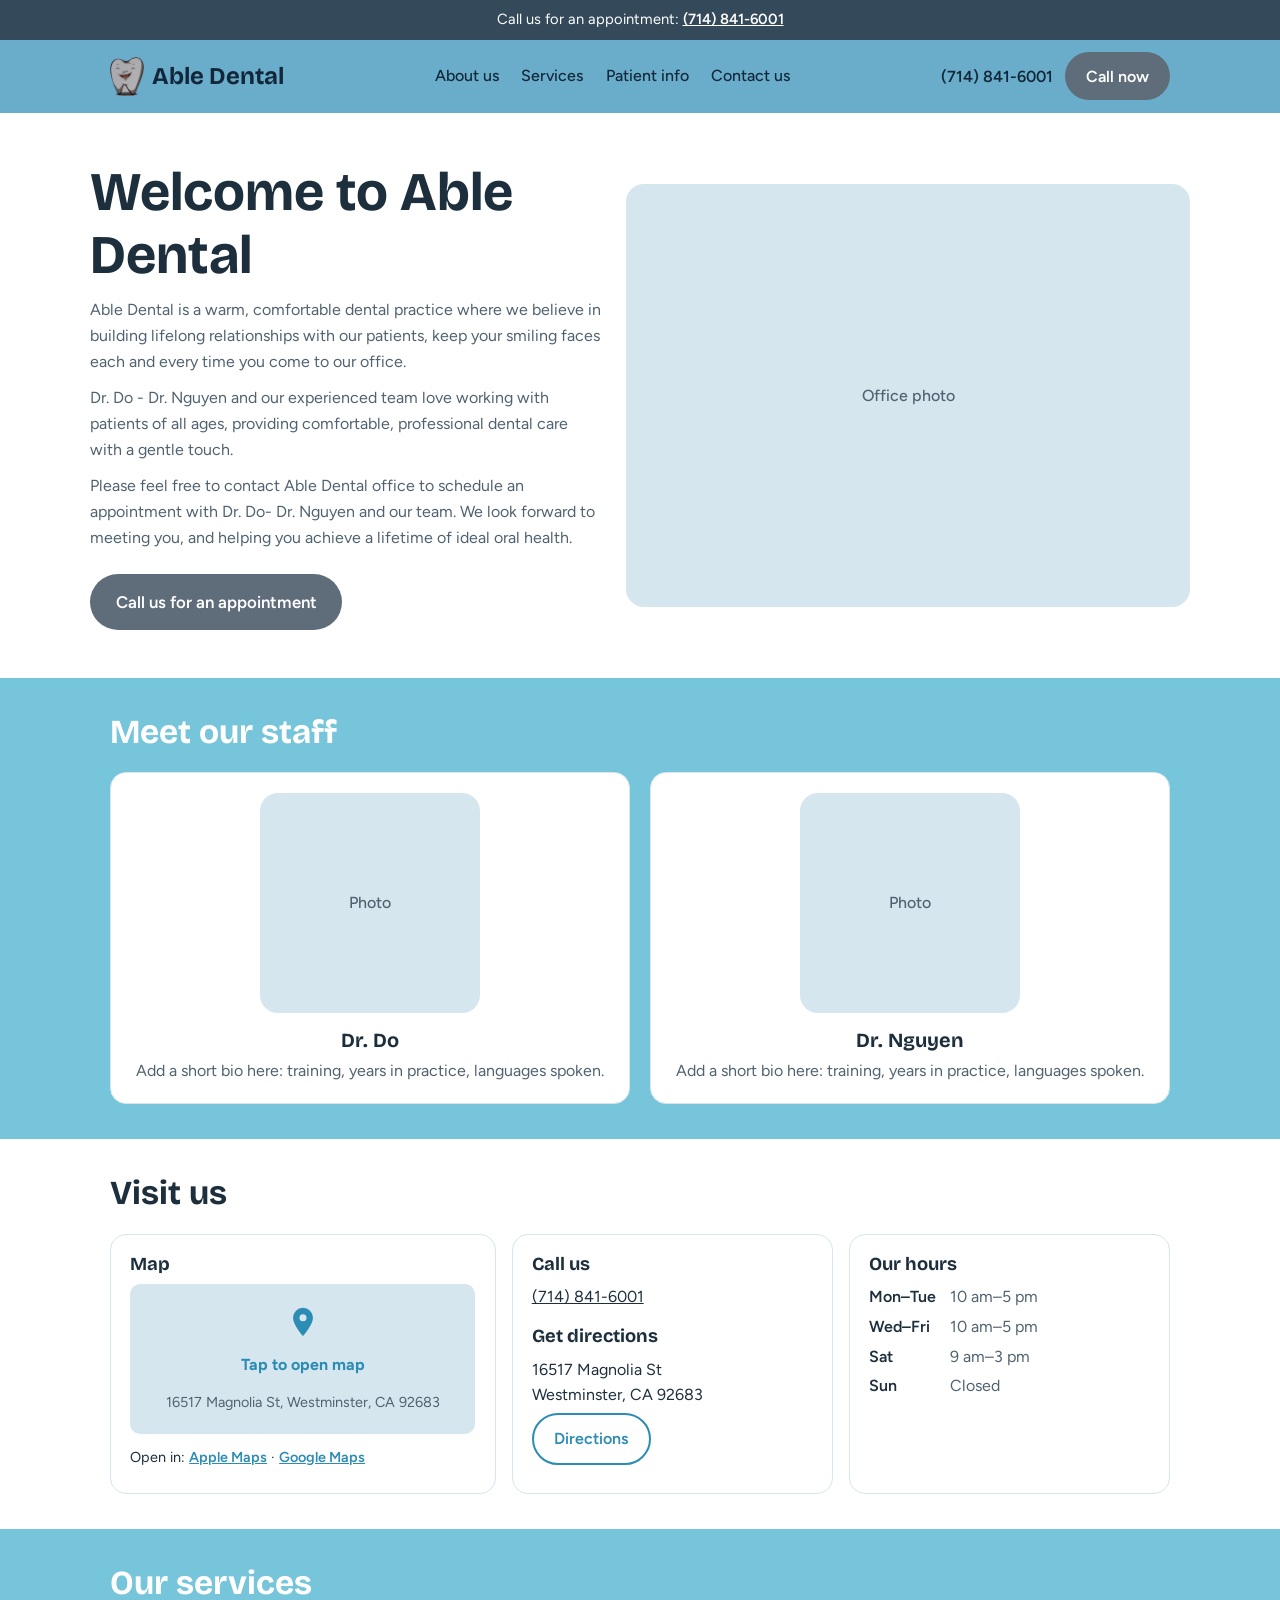
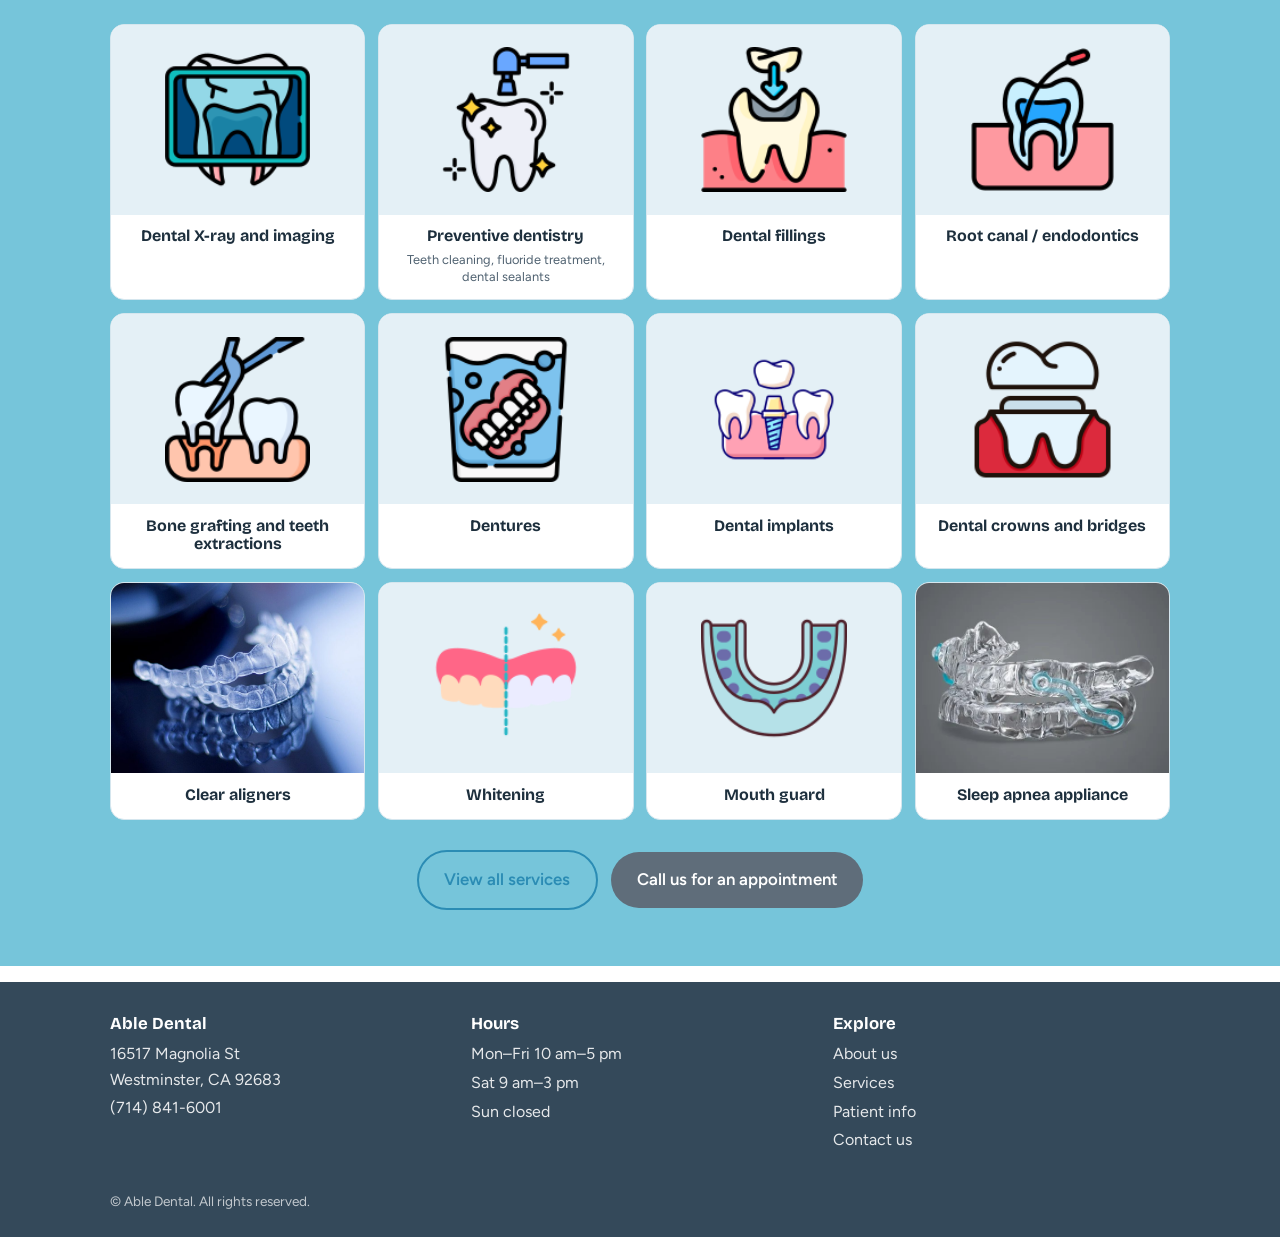
<file: index.html>
<!DOCTYPE html>
<html lang="en">
<head>
<meta charset="utf-8">
<meta name="viewport" content="width=device-width, initial-scale=1, viewport-fit=cover">
<title>Able Dental</title>
<link rel="icon" href="images/logo-tooth.png">
<link rel="stylesheet" href="https://fonts.googleapis.com/css2?family=Bricolage+Grotesque:wght@600;700&family=Figtree:wght@400;500;600&display=swap">
<link rel="stylesheet" href="css/style.css">
</head>
<body>
<div class="bar">Call us for an appointment: <a href="tel:+17148416001">(714) 841-6001</a></div>
<header>
  <div class="wrap">
    <div class="top">
      <a class="logo" href="index.html"><img class="logo-img" src="images/logo-tooth.png" alt=""><span>Able Dental</span></a>
      <nav aria-label="Main">
        <a href="index.html#about">About us</a>
        <a href="services.html">Services</a>
        <a href="patient-info.html">Patient info</a>
        <a href="index.html#contact">Contact us</a>
      </nav>
      <div class="hdr-cta"><a class="tel" href="tel:+17148416001">(714) 841-6001</a><a class="btn" href="tel:+17148416001">Call now</a></div>
    </div>
  </div>
</header>
<main id="top">
  <div class="wrap hero">
    <div>
      <h1>Welcome to Able Dental</h1>
      <p>Able Dental is a warm, comfortable dental practice where we believe in building lifelong relationships with our patients, keep your smiling faces each and every time you come to our office.</p>
      <p>Dr. Do - Dr. Nguyen and our experienced team love working with patients of all ages, providing comfortable, professional dental care with a gentle touch.</p>
      <p>Please feel free to contact Able Dental office to schedule an appointment with Dr. Do- Dr. Nguyen and our team. We look forward to meeting you, and helping you achieve a lifetime of ideal oral health.</p>
      <a class="btn lg" href="tel:+17148416001">Call us for an appointment</a>
    </div>
    <div class="photo" role="img" aria-label="Photo of the Able Dental office">Office photo</div>
  </div>

  <section id="about" class="band">
    <div class="wrap">
      <h2 class="sec-title">Meet our staff</h2>
      <div class="team">
        <div class="member">
          <div class="photo" role="img" aria-label="Photo of Dr. Do">Photo</div>
          <h3>Dr. Do</h3>
          <p>Add a short bio here: training, years in practice, languages spoken.</p>
        </div>
        <div class="member">
          <div class="photo" role="img" aria-label="Photo of Dr. Nguyen">Photo</div>
          <h3>Dr. Nguyen</h3>
          <p>Add a short bio here: training, years in practice, languages spoken.</p>
        </div>
      </div>
    </div>
  </section>

  <section id="contact">
    <div class="wrap">
      <h2 class="sec-title">Visit us</h2>
      <div class="visit">
        <div class="card">
          <h3>Map</h3>
          <a class="mapbox maplink" id="mapLink" href="https://www.google.com/maps/search/?api=1&amp;query=Able+Dental+16517+Magnolia+St+Westminster+CA+92683&amp;query_place_id=ChIJ88wu3_8m3YARaiPYYinbkXM" target="_blank" rel="noopener" aria-label="Open Able Dental location in your maps app">
            <svg width="34" height="34" viewBox="0 0 24 24" aria-hidden="true" fill="currentColor"><path d="M12 2a7 7 0 0 0-7 7c0 5.2 7 13 7 13s7-7.8 7-13a7 7 0 0 0-7-7zm0 9.5A2.5 2.5 0 1 1 12 6.5a2.5 2.5 0 0 1 0 5z"/></svg>
            <strong>Tap to open map</strong>
            <span>16517 Magnolia St, Westminster, CA 92683</span>
          </a>
          <p class="maplinks">Open in: <a href="https://maps.apple.com/?q=Able%20Dental&amp;ll=33.7227068,-117.9725747" target="_blank" rel="noopener">Apple Maps</a> · <a href="https://www.google.com/maps/search/?api=1&amp;query=Able+Dental+16517+Magnolia+St+Westminster+CA+92683&amp;query_place_id=ChIJ88wu3_8m3YARaiPYYinbkXM" target="_blank" rel="noopener">Google Maps</a></p>
        </div>
        <div class="card">
          <h3>Call us</h3>
          <p><a href="tel:+17148416001">(714) 841-6001</a></p>
          <h3 style="margin-top:1rem">Get directions</h3>
          <address><p>16517 Magnolia St<br>Westminster, CA 92683</p></address>
          <p><a class="btn ghost" id="dirLink" href="https://www.google.com/maps/dir/?api=1&amp;destination=Able+Dental+16517+Magnolia+St+Westminster+CA+92683&amp;destination_place_id=ChIJ88wu3_8m3YARaiPYYinbkXM" target="_blank" rel="noopener">Directions</a></p>
        </div>
        <div class="card">
          <h3>Our hours</h3>
          <dl class="hrs">
            <dt>Mon–Tue</dt><dd>10 am–5 pm</dd>
            <dt>Wed–Fri</dt><dd>10 am–5 pm</dd>
            <dt>Sat</dt><dd>9 am–3 pm</dd>
            <dt>Sun</dt><dd>Closed</dd>
          </dl>
        </div>
      </div>
    </div>
  </section>

  <section id="services" class="band">
    <div class="wrap">
      <h2 class="sec-title">Our services</h2>
      <ul class="grid"><li><a class="tile" href="services/xray.html"><img class="sp icon" src="images/services/xray.png" alt="Dental X-ray and imaging" loading="lazy"><h3>Dental X-ray and imaging</h3></a></li><li><a class="tile" href="services/preventive.html"><img class="sp icon" src="images/services/preventive.png" alt="Preventive dentistry" loading="lazy"><h3>Preventive dentistry</h3><small>Teeth cleaning, fluoride treatment, dental sealants</small></a></li><li><a class="tile" href="services/fillings.html"><img class="sp icon" src="images/services/fillings.png" alt="Dental fillings" loading="lazy"><h3>Dental fillings</h3></a></li><li><a class="tile" href="services/root-canal.html"><img class="sp icon" src="images/services/root-canal.png" alt="Root canal / endodontics" loading="lazy"><h3>Root canal / endodontics</h3></a></li><li><a class="tile" href="services/extractions.html"><img class="sp icon" src="images/services/extractions.png" alt="Bone grafting and teeth extractions" loading="lazy"><h3>Bone grafting and teeth extractions</h3></a></li><li><a class="tile" href="services/dentures.html"><img class="sp icon" src="images/services/dentures.png" alt="Dentures" loading="lazy"><h3>Dentures</h3></a></li><li><a class="tile" href="services/implants.html"><img class="sp icon" src="images/services/implants.png" alt="Dental implants" loading="lazy"><h3>Dental implants</h3></a></li><li><a class="tile" href="services/crowns-bridges.html"><img class="sp icon" src="images/services/crowns-bridges.png" alt="Dental crowns and bridges" loading="lazy"><h3>Dental crowns and bridges</h3></a></li><li><a class="tile" href="services/aligners.html"><img class="sp" src="images/services/aligners.jpg" alt="Clear aligners" loading="lazy"><h3>Clear aligners</h3></a></li><li><a class="tile" href="services/whitening.html"><img class="sp icon" src="images/services/whitening.png" alt="Whitening" loading="lazy"><h3>Whitening</h3></a></li><li><a class="tile" href="services/mouth-guard.html"><img class="sp icon" src="images/services/mouth-guard.png" alt="Mouth guard" loading="lazy"><h3>Mouth guard</h3></a></li><li><a class="tile" href="services/sleep-apnea.html"><img class="sp" src="images/services/sleep-apnea.jpg" alt="Sleep apnea appliance" loading="lazy"><h3>Sleep apnea appliance</h3></a></li></ul>
      <p class="cta center"><a class="btn ghost lg" href="services.html">View all services</a> <a class="btn lg" href="tel:+17148416001">Call us for an appointment</a></p>
    </div>
  </section>
<script>
(function(){
  var ua=navigator.userAgent||'',
      apple=/iPhone|iPad|iPod|Macintosh/.test(ua),
      android=/Android/.test(ua),
      ll='33.7227068,-117.9725747',
      m=document.getElementById('mapLink'),d=document.getElementById('dirLink');
  if(!m)return;
  if(apple){
    m.href='https://maps.apple.com/?q=Able%20Dental&ll='+ll;
    if(d)d.href='https://maps.apple.com/?daddr=16517%20Magnolia%20St%2C%20Westminster%2C%20CA%2092683&dirflg=d';
  }else if(android){
    m.href='geo:'+ll+'?q='+ll+'(Able%20Dental)';
    m.removeAttribute('target');
  }
})();
</script>
</main>
<footer>
  <div class="wrap">
    <div class="fcols">
      <div><h3>Able Dental</h3><address><p>16517 Magnolia St<br>Westminster, CA 92683</p></address><p><a href="tel:+17148416001">(714) 841-6001</a></p></div>
      <div><h3>Hours</h3><p>Mon–Fri 10 am–5 pm</p><p>Sat 9 am–3 pm</p><p>Sun closed</p></div>
      <div><h3>Explore</h3><ul><li><a href="index.html#about">About us</a></li><li><a href="services.html">Services</a></li><li><a href="patient-info.html">Patient info</a></li><li><a href="index.html#contact">Contact us</a></li></ul></div>
    </div>
    <p class="copy">© Able Dental. All rights reserved.</p>
  </div>
</footer>
<script src="js/call.js"></script>
</body>
</html>
</file>
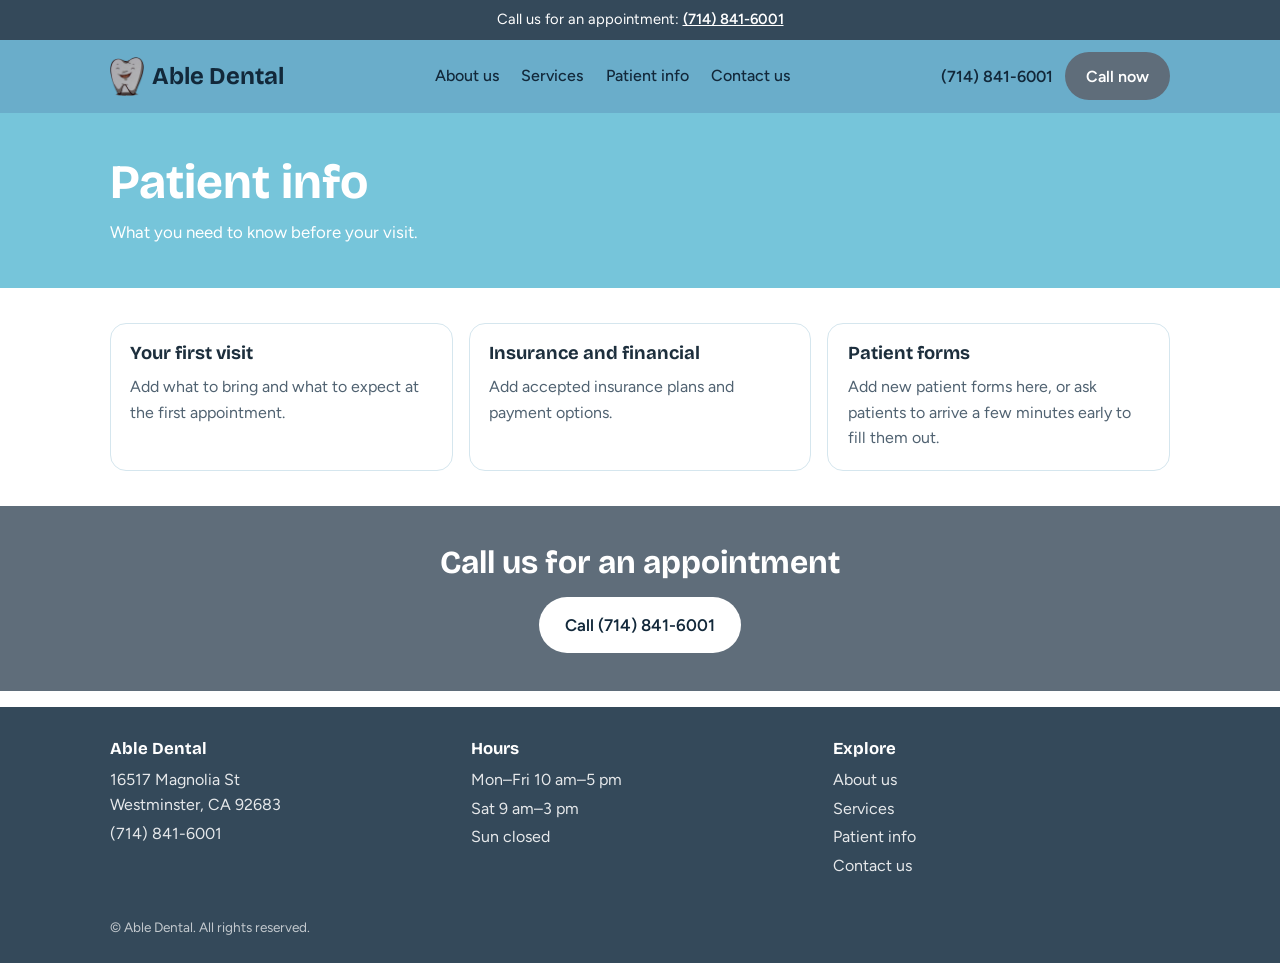
<file: patient-info.html>
<!DOCTYPE html>
<html lang="en">
<head>
<meta charset="utf-8">
<meta name="viewport" content="width=device-width, initial-scale=1, viewport-fit=cover">
<title>Patient info | Able Dental</title>
<link rel="icon" href="images/logo-tooth.png">
<link rel="stylesheet" href="https://fonts.googleapis.com/css2?family=Bricolage+Grotesque:wght@600;700&family=Figtree:wght@400;500;600&display=swap">
<link rel="stylesheet" href="css/style.css">
</head>
<body>
<div class="bar">Call us for an appointment: <a href="tel:+17148416001">(714) 841-6001</a></div>
<header>
  <div class="wrap">
    <div class="top">
      <a class="logo" href="index.html"><img class="logo-img" src="images/logo-tooth.png" alt=""><span>Able Dental</span></a>
      <nav aria-label="Main">
        <a href="index.html#about">About us</a>
        <a href="services.html">Services</a>
        <a href="patient-info.html">Patient info</a>
        <a href="index.html#contact">Contact us</a>
      </nav>
      <div class="hdr-cta"><a class="tel" href="tel:+17148416001">(714) 841-6001</a><a class="btn" href="tel:+17148416001">Call now</a></div>
    </div>
  </div>
</header>
<main>
  <section class="pagehead band"><div class="wrap"><h1>Patient info</h1><p>What you need to know before your visit.</p></div></section>
  <section><div class="wrap"><div class="three">
    <div class="card"><h3>Your first visit</h3><p>Add what to bring and what to expect at the first appointment.</p></div>
    <div class="card"><h3>Insurance and financial</h3><p>Add accepted insurance plans and payment options.</p></div>
    <div class="card"><h3>Patient forms</h3><p>Add new patient forms here, or ask patients to arrive a few minutes early to fill them out.</p></div>
  </div></div></section>
  <section class="callband">
    <div class="wrap">
      <h2>Call us for an appointment</h2>
      <a class="btn lg" href="tel:+17148416001">Call (714) 841-6001</a>
    </div>
  </section>
</main>
<footer>
  <div class="wrap">
    <div class="fcols">
      <div><h3>Able Dental</h3><address><p>16517 Magnolia St<br>Westminster, CA 92683</p></address><p><a href="tel:+17148416001">(714) 841-6001</a></p></div>
      <div><h3>Hours</h3><p>Mon–Fri 10 am–5 pm</p><p>Sat 9 am–3 pm</p><p>Sun closed</p></div>
      <div><h3>Explore</h3><ul><li><a href="index.html#about">About us</a></li><li><a href="services.html">Services</a></li><li><a href="patient-info.html">Patient info</a></li><li><a href="index.html#contact">Contact us</a></li></ul></div>
    </div>
    <p class="copy">© Able Dental. All rights reserved.</p>
  </div>
</footer>
<script src="js/call.js"></script>
</body>
</html>
</file>
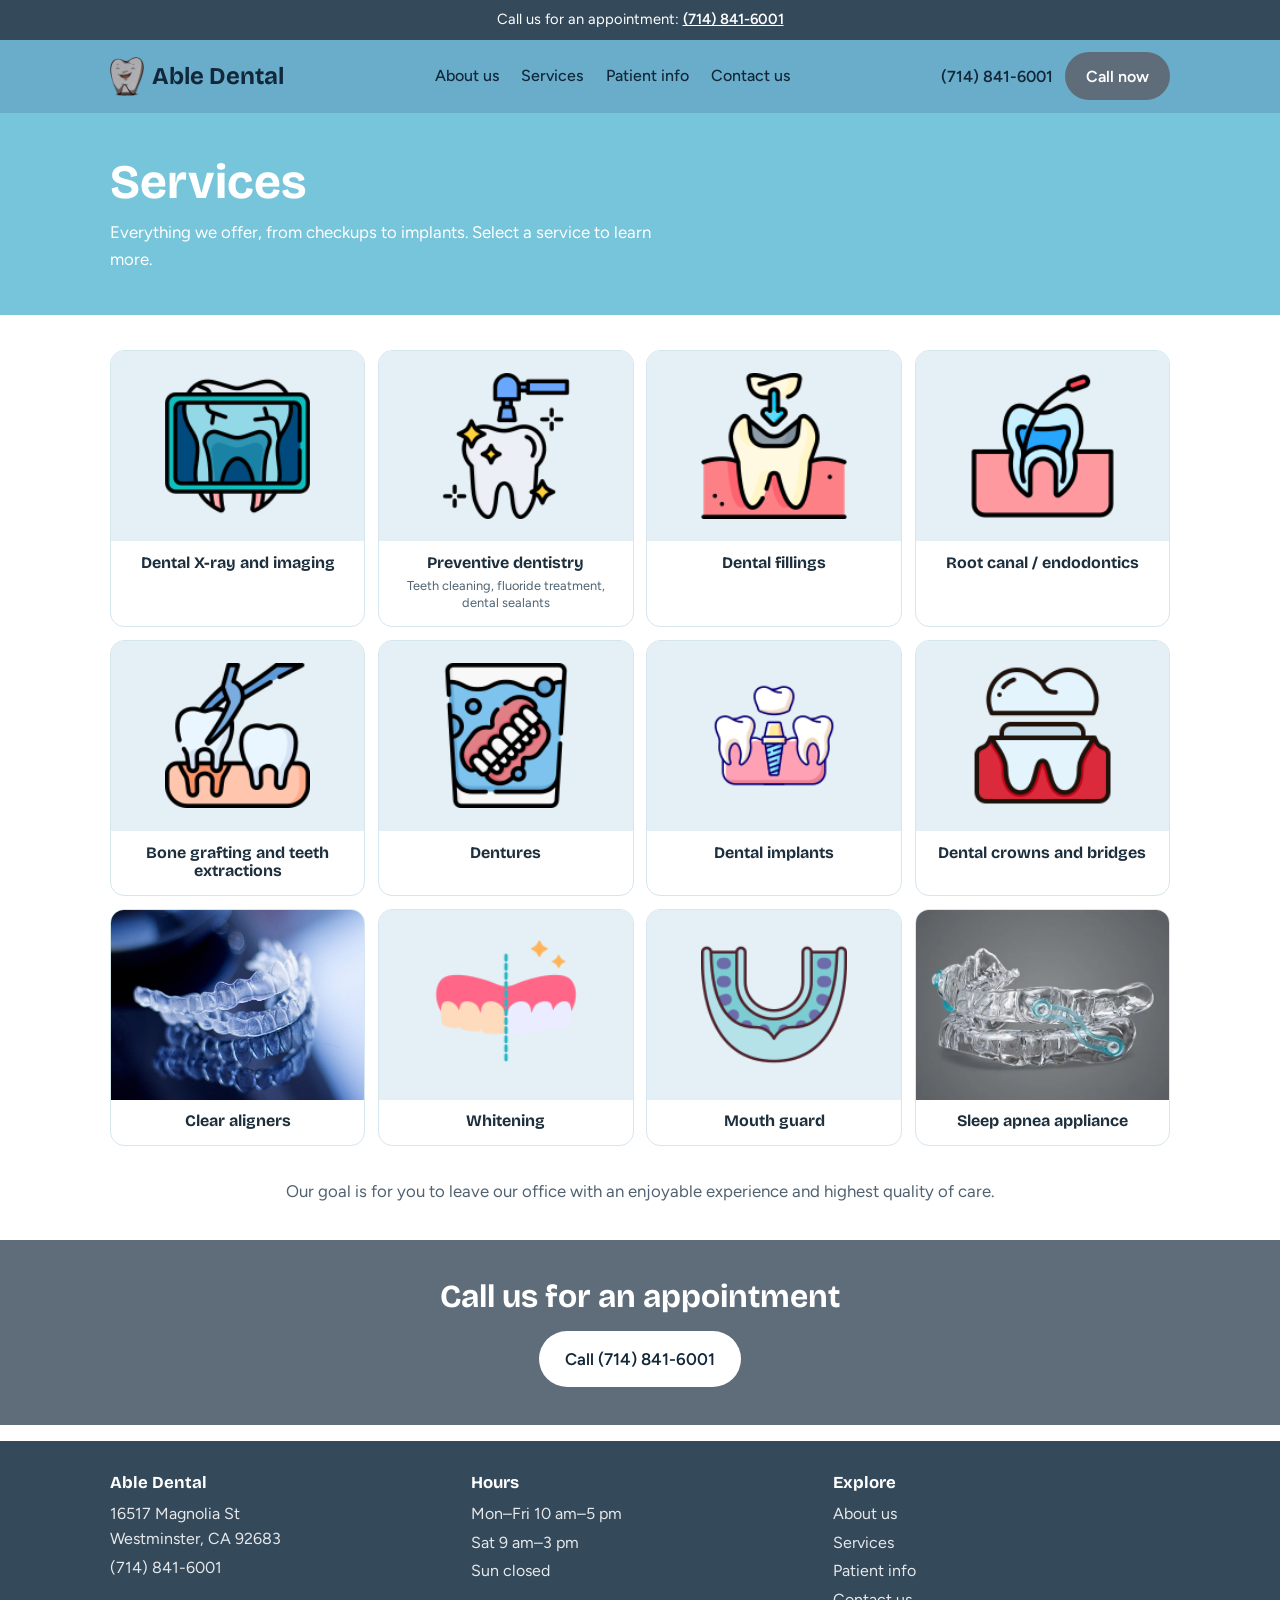
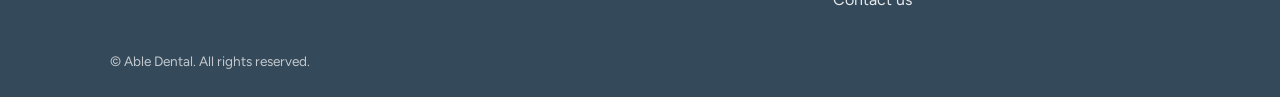
<file: services.html>
<!DOCTYPE html>
<html lang="en">
<head>
<meta charset="utf-8">
<meta name="viewport" content="width=device-width, initial-scale=1, viewport-fit=cover">
<title>Services | Able Dental</title>
<link rel="icon" href="images/logo-tooth.png">
<link rel="stylesheet" href="https://fonts.googleapis.com/css2?family=Bricolage+Grotesque:wght@600;700&family=Figtree:wght@400;500;600&display=swap">
<link rel="stylesheet" href="css/style.css">
</head>
<body>
<div class="bar">Call us for an appointment: <a href="tel:+17148416001">(714) 841-6001</a></div>
<header>
  <div class="wrap">
    <div class="top">
      <a class="logo" href="index.html"><img class="logo-img" src="images/logo-tooth.png" alt=""><span>Able Dental</span></a>
      <nav aria-label="Main">
        <a href="index.html#about">About us</a>
        <a href="services.html">Services</a>
        <a href="patient-info.html">Patient info</a>
        <a href="index.html#contact">Contact us</a>
      </nav>
      <div class="hdr-cta"><a class="tel" href="tel:+17148416001">(714) 841-6001</a><a class="btn" href="tel:+17148416001">Call now</a></div>
    </div>
  </div>
</header>
<main>
  <section class="pagehead band"><div class="wrap"><h1>Services</h1><p>Everything we offer, from checkups to implants. Select a service to learn more.</p></div></section>
  <section><div class="wrap"><ul class="grid"><li><a class="tile" href="services/xray.html"><img class="sp icon" src="images/services/xray.png" alt="Dental X-ray and imaging" loading="lazy"><h3>Dental X-ray and imaging</h3></a></li><li><a class="tile" href="services/preventive.html"><img class="sp icon" src="images/services/preventive.png" alt="Preventive dentistry" loading="lazy"><h3>Preventive dentistry</h3><small>Teeth cleaning, fluoride treatment, dental sealants</small></a></li><li><a class="tile" href="services/fillings.html"><img class="sp icon" src="images/services/fillings.png" alt="Dental fillings" loading="lazy"><h3>Dental fillings</h3></a></li><li><a class="tile" href="services/root-canal.html"><img class="sp icon" src="images/services/root-canal.png" alt="Root canal / endodontics" loading="lazy"><h3>Root canal / endodontics</h3></a></li><li><a class="tile" href="services/extractions.html"><img class="sp icon" src="images/services/extractions.png" alt="Bone grafting and teeth extractions" loading="lazy"><h3>Bone grafting and teeth extractions</h3></a></li><li><a class="tile" href="services/dentures.html"><img class="sp icon" src="images/services/dentures.png" alt="Dentures" loading="lazy"><h3>Dentures</h3></a></li><li><a class="tile" href="services/implants.html"><img class="sp icon" src="images/services/implants.png" alt="Dental implants" loading="lazy"><h3>Dental implants</h3></a></li><li><a class="tile" href="services/crowns-bridges.html"><img class="sp icon" src="images/services/crowns-bridges.png" alt="Dental crowns and bridges" loading="lazy"><h3>Dental crowns and bridges</h3></a></li><li><a class="tile" href="services/aligners.html"><img class="sp" src="images/services/aligners.jpg" alt="Clear aligners" loading="lazy"><h3>Clear aligners</h3></a></li><li><a class="tile" href="services/whitening.html"><img class="sp icon" src="images/services/whitening.png" alt="Whitening" loading="lazy"><h3>Whitening</h3></a></li><li><a class="tile" href="services/mouth-guard.html"><img class="sp icon" src="images/services/mouth-guard.png" alt="Mouth guard" loading="lazy"><h3>Mouth guard</h3></a></li><li><a class="tile" href="services/sleep-apnea.html"><img class="sp" src="images/services/sleep-apnea.jpg" alt="Sleep apnea appliance" loading="lazy"><h3>Sleep apnea appliance</h3></a></li></ul><p class="goal center">Our goal is for you to leave our office with an enjoyable experience and highest quality of care.</p></div></section>
  <section class="callband">
    <div class="wrap">
      <h2>Call us for an appointment</h2>
      <a class="btn lg" href="tel:+17148416001">Call (714) 841-6001</a>
    </div>
  </section>
</main>
<footer>
  <div class="wrap">
    <div class="fcols">
      <div><h3>Able Dental</h3><address><p>16517 Magnolia St<br>Westminster, CA 92683</p></address><p><a href="tel:+17148416001">(714) 841-6001</a></p></div>
      <div><h3>Hours</h3><p>Mon–Fri 10 am–5 pm</p><p>Sat 9 am–3 pm</p><p>Sun closed</p></div>
      <div><h3>Explore</h3><ul><li><a href="index.html#about">About us</a></li><li><a href="services.html">Services</a></li><li><a href="patient-info.html">Patient info</a></li><li><a href="index.html#contact">Contact us</a></li></ul></div>
    </div>
    <p class="copy">© Able Dental. All rights reserved.</p>
  </div>
</footer>
<script src="js/call.js"></script>
</body>
</html>
</file>
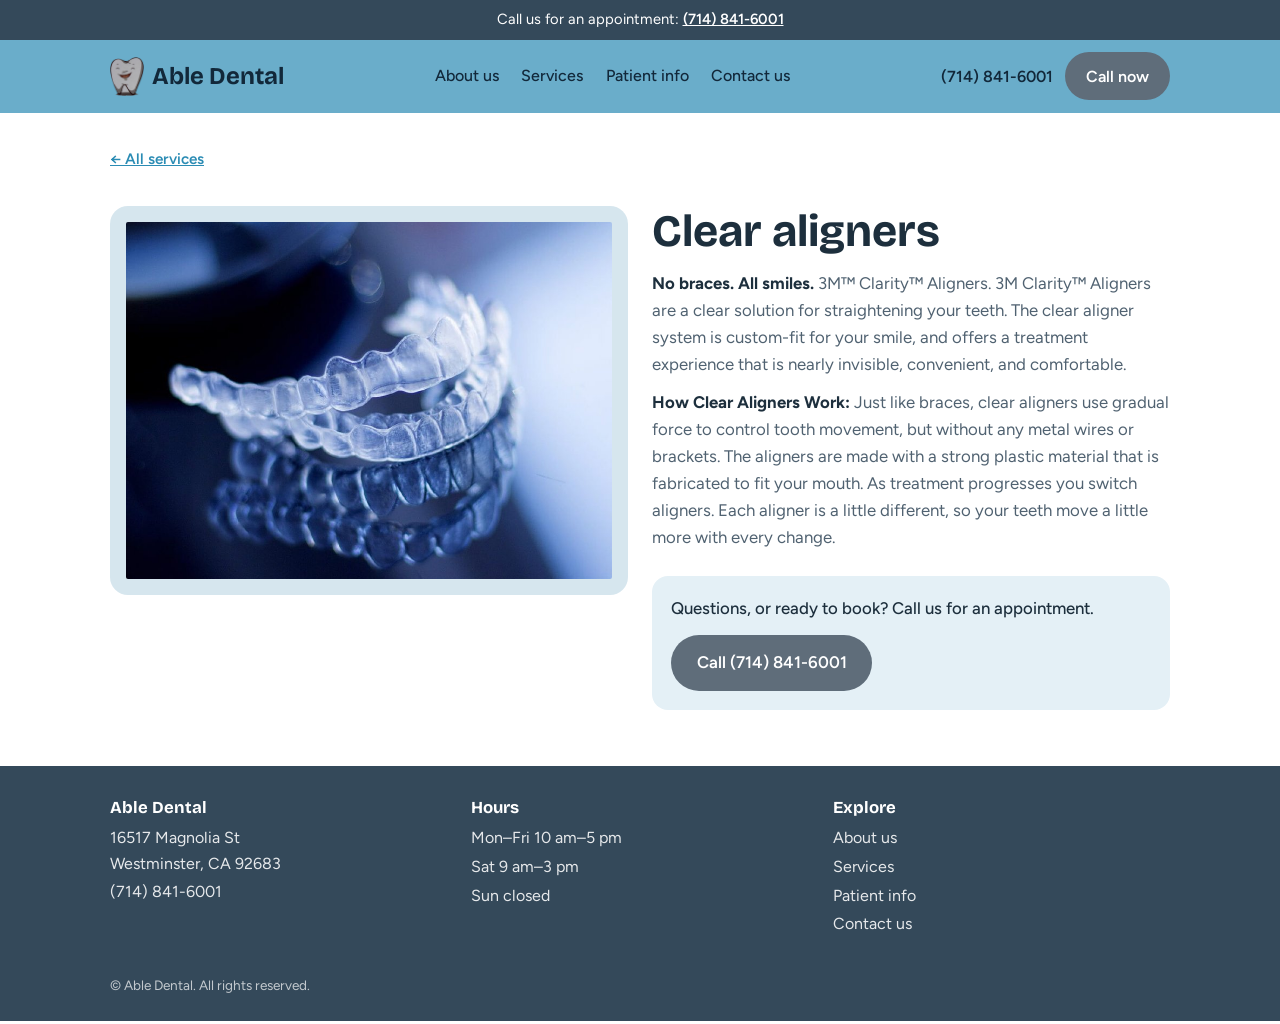
<file: services/aligners.html>
<!DOCTYPE html>
<html lang="en">
<head>
<meta charset="utf-8">
<meta name="viewport" content="width=device-width, initial-scale=1, viewport-fit=cover">
<title>Clear aligners | Able Dental</title>
<meta name="description" content="Clear aligners at Able Dental in Westminster, CA. Call (714) 841-6001.">
<link rel="icon" href="../images/logo-tooth.png">
<link rel="stylesheet" href="https://fonts.googleapis.com/css2?family=Bricolage+Grotesque:wght@600;700&family=Figtree:wght@400;500;600&display=swap">
<link rel="stylesheet" href="../css/style.css">
</head>
<body>
<div class="bar">Call us for an appointment: <a href="tel:+17148416001">(714) 841-6001</a></div>
<header>
  <div class="wrap">
    <div class="top">
      <a class="logo" href="../index.html"><img class="logo-img" src="../images/logo-tooth.png" alt=""><span>Able Dental</span></a>
      <nav aria-label="Main">
        <a href="../index.html#about">About us</a>
        <a href="../services.html">Services</a>
        <a href="../patient-info.html">Patient info</a>
        <a href="../index.html#contact">Contact us</a>
      </nav>
      <div class="hdr-cta"><a class="tel" href="tel:+17148416001">(714) 841-6001</a><a class="btn" href="tel:+17148416001">Call now</a></div>
    </div>
  </div>
</header>
<main>
  <div class="wrap">
    <p class="crumb"><a href="../services.html">&larr; All services</a></p>
    <div class="svc">
      <img class="photo" src="../images/services/aligners.jpg" alt="Clear aligners">
      <div>
        <h1>Clear aligners</h1>
        <p><strong>No braces. All smiles.</strong> 3M™ Clarity™ Aligners. 3M Clarity™ Aligners are a clear solution for straightening your teeth. The clear aligner system is custom-fit for your smile, and offers a treatment experience that is nearly invisible, convenient, and comfortable.</p>
        <p><strong>How Clear Aligners Work:</strong> Just like braces, clear aligners use gradual force to control tooth movement, but without any metal wires or brackets. The aligners are made with a strong plastic material that is fabricated to fit your mouth. As treatment progresses you switch aligners. Each aligner is a little different, so your teeth move a little more with every change.</p>
        <div class="callbox"><p>Questions, or ready to book? Call us for an appointment.</p><a class="btn lg" href="tel:+17148416001">Call (714) 841-6001</a></div>
      </div>
    </div>
  </div>
</main>
<footer>
  <div class="wrap">
    <div class="fcols">
      <div><h3>Able Dental</h3><address><p>16517 Magnolia St<br>Westminster, CA 92683</p></address><p><a href="tel:+17148416001">(714) 841-6001</a></p></div>
      <div><h3>Hours</h3><p>Mon–Fri 10 am–5 pm</p><p>Sat 9 am–3 pm</p><p>Sun closed</p></div>
      <div><h3>Explore</h3><ul><li><a href="../index.html#about">About us</a></li><li><a href="../services.html">Services</a></li><li><a href="../patient-info.html">Patient info</a></li><li><a href="../index.html#contact">Contact us</a></li></ul></div>
    </div>
    <p class="copy">© Able Dental. All rights reserved.</p>
  </div>
</footer>
<script src="../js/call.js"></script>
</body>
</html>
</file>
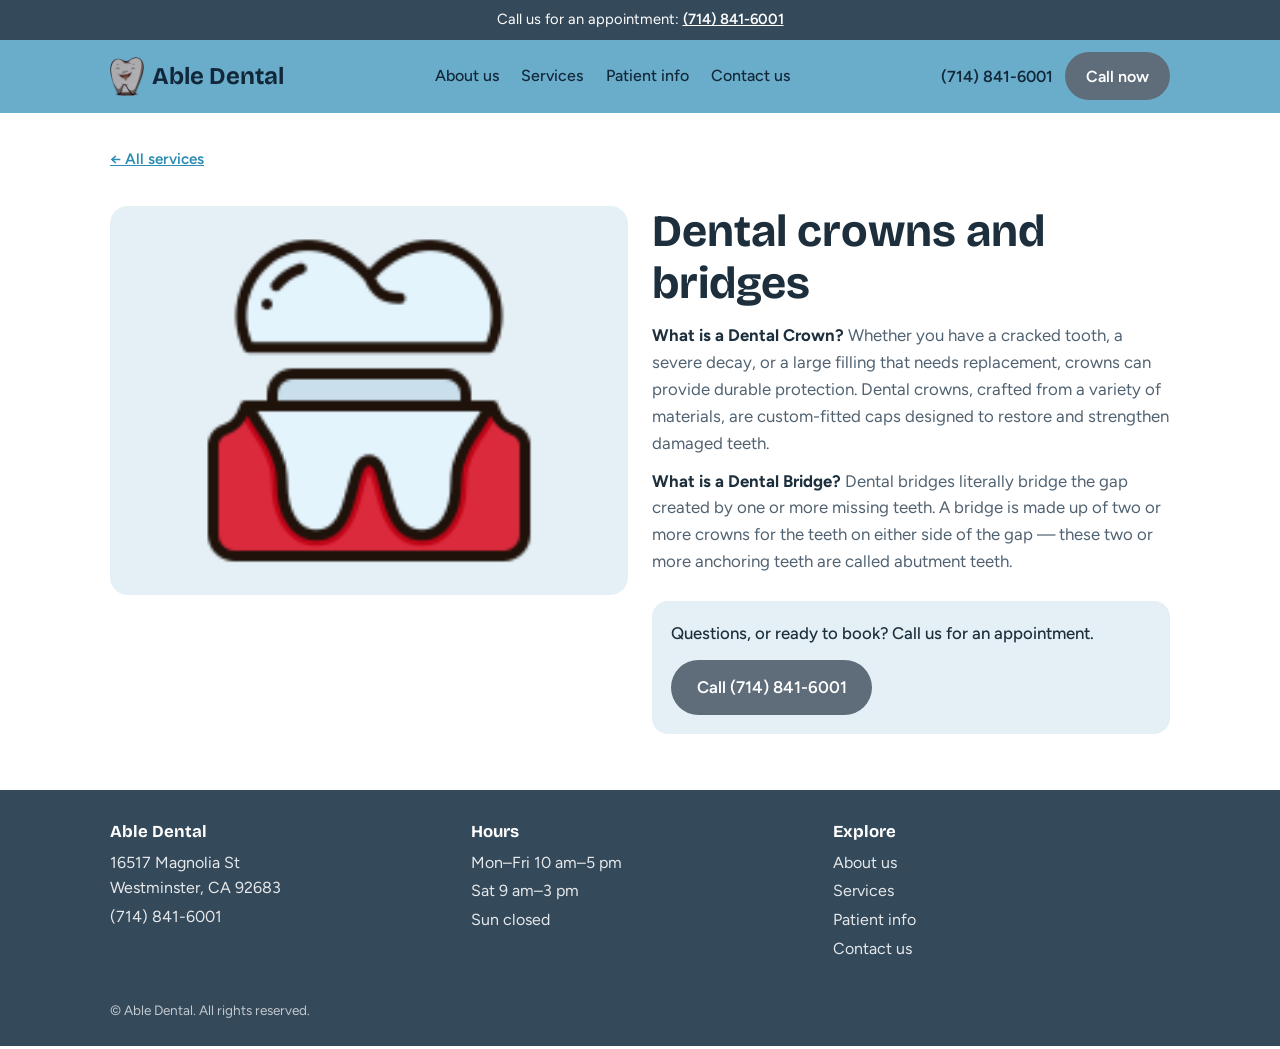
<file: services/crowns-bridges.html>
<!DOCTYPE html>
<html lang="en">
<head>
<meta charset="utf-8">
<meta name="viewport" content="width=device-width, initial-scale=1, viewport-fit=cover">
<title>Dental crowns and bridges | Able Dental</title>
<meta name="description" content="Dental crowns and bridges at Able Dental in Westminster, CA. Call (714) 841-6001.">
<link rel="icon" href="../images/logo-tooth.png">
<link rel="stylesheet" href="https://fonts.googleapis.com/css2?family=Bricolage+Grotesque:wght@600;700&family=Figtree:wght@400;500;600&display=swap">
<link rel="stylesheet" href="../css/style.css">
</head>
<body>
<div class="bar">Call us for an appointment: <a href="tel:+17148416001">(714) 841-6001</a></div>
<header>
  <div class="wrap">
    <div class="top">
      <a class="logo" href="../index.html"><img class="logo-img" src="../images/logo-tooth.png" alt=""><span>Able Dental</span></a>
      <nav aria-label="Main">
        <a href="../index.html#about">About us</a>
        <a href="../services.html">Services</a>
        <a href="../patient-info.html">Patient info</a>
        <a href="../index.html#contact">Contact us</a>
      </nav>
      <div class="hdr-cta"><a class="tel" href="tel:+17148416001">(714) 841-6001</a><a class="btn" href="tel:+17148416001">Call now</a></div>
    </div>
  </div>
</header>
<main>
  <div class="wrap">
    <p class="crumb"><a href="../services.html">&larr; All services</a></p>
    <div class="svc">
      <img class="photo icon" src="../images/services/crowns-bridges.png" alt="Dental crowns and bridges">
      <div>
        <h1>Dental crowns and bridges</h1>
        <p><strong>What is a Dental Crown?</strong> Whether you have a cracked tooth, a severe decay, or a large filling that needs replacement, crowns can provide durable protection. Dental crowns, crafted from a variety of materials, are custom-fitted caps designed to restore and strengthen damaged teeth.</p>
        <p><strong>What is a Dental Bridge?</strong> Dental bridges literally bridge the gap created by one or more missing teeth. A bridge is made up of two or more crowns for the teeth on either side of the gap — these two or more anchoring teeth are called abutment teeth.</p>
        <div class="callbox"><p>Questions, or ready to book? Call us for an appointment.</p><a class="btn lg" href="tel:+17148416001">Call (714) 841-6001</a></div>
      </div>
    </div>
  </div>
</main>
<footer>
  <div class="wrap">
    <div class="fcols">
      <div><h3>Able Dental</h3><address><p>16517 Magnolia St<br>Westminster, CA 92683</p></address><p><a href="tel:+17148416001">(714) 841-6001</a></p></div>
      <div><h3>Hours</h3><p>Mon–Fri 10 am–5 pm</p><p>Sat 9 am–3 pm</p><p>Sun closed</p></div>
      <div><h3>Explore</h3><ul><li><a href="../index.html#about">About us</a></li><li><a href="../services.html">Services</a></li><li><a href="../patient-info.html">Patient info</a></li><li><a href="../index.html#contact">Contact us</a></li></ul></div>
    </div>
    <p class="copy">© Able Dental. All rights reserved.</p>
  </div>
</footer>
<script src="../js/call.js"></script>
</body>
</html>
</file>
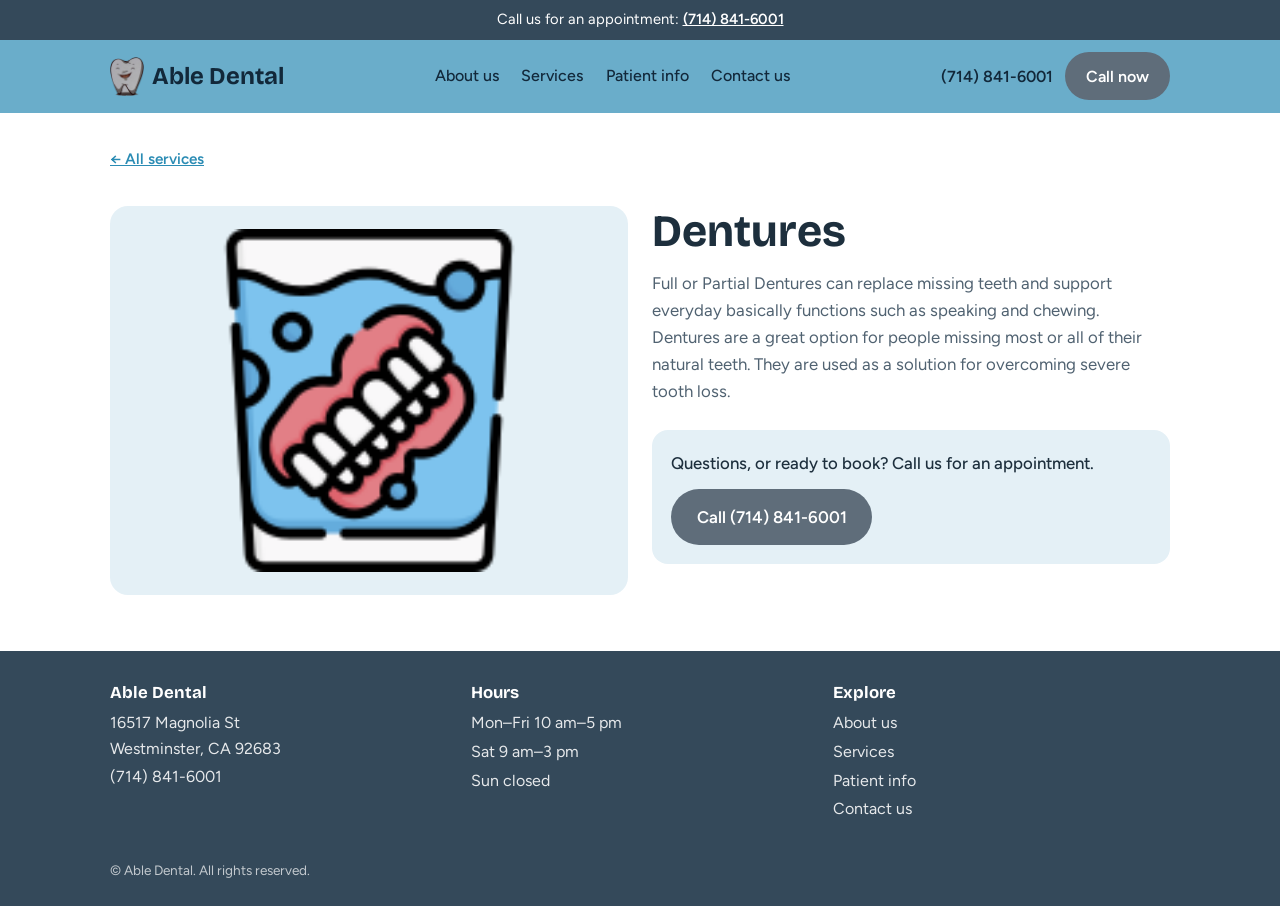
<file: services/dentures.html>
<!DOCTYPE html>
<html lang="en">
<head>
<meta charset="utf-8">
<meta name="viewport" content="width=device-width, initial-scale=1, viewport-fit=cover">
<title>Dentures | Able Dental</title>
<meta name="description" content="Dentures at Able Dental in Westminster, CA. Call (714) 841-6001.">
<link rel="icon" href="../images/logo-tooth.png">
<link rel="stylesheet" href="https://fonts.googleapis.com/css2?family=Bricolage+Grotesque:wght@600;700&family=Figtree:wght@400;500;600&display=swap">
<link rel="stylesheet" href="../css/style.css">
</head>
<body>
<div class="bar">Call us for an appointment: <a href="tel:+17148416001">(714) 841-6001</a></div>
<header>
  <div class="wrap">
    <div class="top">
      <a class="logo" href="../index.html"><img class="logo-img" src="../images/logo-tooth.png" alt=""><span>Able Dental</span></a>
      <nav aria-label="Main">
        <a href="../index.html#about">About us</a>
        <a href="../services.html">Services</a>
        <a href="../patient-info.html">Patient info</a>
        <a href="../index.html#contact">Contact us</a>
      </nav>
      <div class="hdr-cta"><a class="tel" href="tel:+17148416001">(714) 841-6001</a><a class="btn" href="tel:+17148416001">Call now</a></div>
    </div>
  </div>
</header>
<main>
  <div class="wrap">
    <p class="crumb"><a href="../services.html">&larr; All services</a></p>
    <div class="svc">
      <img class="photo icon" src="../images/services/dentures.png" alt="Dentures">
      <div>
        <h1>Dentures</h1>
        <p>Full or Partial Dentures can replace missing teeth and support everyday basically functions such as speaking and chewing. Dentures are a great option for people missing most or all of their natural teeth. They are used as a solution for overcoming severe tooth loss.</p>
        <div class="callbox"><p>Questions, or ready to book? Call us for an appointment.</p><a class="btn lg" href="tel:+17148416001">Call (714) 841-6001</a></div>
      </div>
    </div>
  </div>
</main>
<footer>
  <div class="wrap">
    <div class="fcols">
      <div><h3>Able Dental</h3><address><p>16517 Magnolia St<br>Westminster, CA 92683</p></address><p><a href="tel:+17148416001">(714) 841-6001</a></p></div>
      <div><h3>Hours</h3><p>Mon–Fri 10 am–5 pm</p><p>Sat 9 am–3 pm</p><p>Sun closed</p></div>
      <div><h3>Explore</h3><ul><li><a href="../index.html#about">About us</a></li><li><a href="../services.html">Services</a></li><li><a href="../patient-info.html">Patient info</a></li><li><a href="../index.html#contact">Contact us</a></li></ul></div>
    </div>
    <p class="copy">© Able Dental. All rights reserved.</p>
  </div>
</footer>
<script src="../js/call.js"></script>
</body>
</html>
</file>
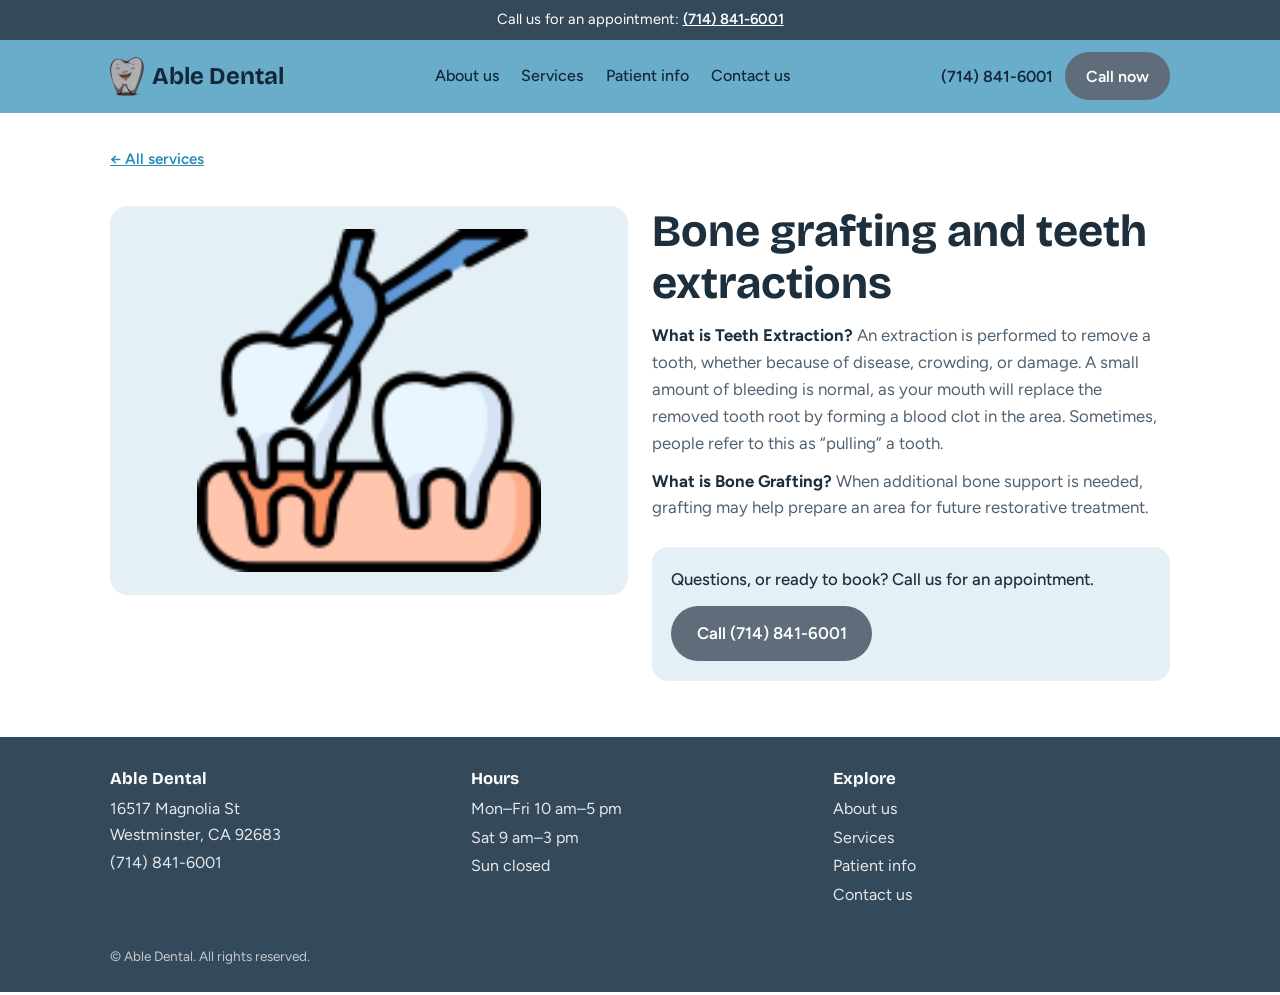
<file: services/extractions.html>
<!DOCTYPE html>
<html lang="en">
<head>
<meta charset="utf-8">
<meta name="viewport" content="width=device-width, initial-scale=1, viewport-fit=cover">
<title>Bone grafting and teeth extractions | Able Dental</title>
<meta name="description" content="Bone grafting and teeth extractions at Able Dental in Westminster, CA. Call (714) 841-6001.">
<link rel="icon" href="../images/logo-tooth.png">
<link rel="stylesheet" href="https://fonts.googleapis.com/css2?family=Bricolage+Grotesque:wght@600;700&family=Figtree:wght@400;500;600&display=swap">
<link rel="stylesheet" href="../css/style.css">
</head>
<body>
<div class="bar">Call us for an appointment: <a href="tel:+17148416001">(714) 841-6001</a></div>
<header>
  <div class="wrap">
    <div class="top">
      <a class="logo" href="../index.html"><img class="logo-img" src="../images/logo-tooth.png" alt=""><span>Able Dental</span></a>
      <nav aria-label="Main">
        <a href="../index.html#about">About us</a>
        <a href="../services.html">Services</a>
        <a href="../patient-info.html">Patient info</a>
        <a href="../index.html#contact">Contact us</a>
      </nav>
      <div class="hdr-cta"><a class="tel" href="tel:+17148416001">(714) 841-6001</a><a class="btn" href="tel:+17148416001">Call now</a></div>
    </div>
  </div>
</header>
<main>
  <div class="wrap">
    <p class="crumb"><a href="../services.html">&larr; All services</a></p>
    <div class="svc">
      <img class="photo icon" src="../images/services/extractions.png" alt="Bone grafting and teeth extractions">
      <div>
        <h1>Bone grafting and teeth extractions</h1>
        <p><strong>What is Teeth Extraction?</strong> An extraction is performed to remove a tooth, whether because of disease, crowding, or damage. A small amount of bleeding is normal, as your mouth will replace the removed tooth root by forming a blood clot in the area. Sometimes, people refer to this as “pulling” a tooth.</p>
        <p><strong>What is Bone Grafting?</strong> When additional bone support is needed, grafting may help prepare an area for future restorative treatment.</p>
        <div class="callbox"><p>Questions, or ready to book? Call us for an appointment.</p><a class="btn lg" href="tel:+17148416001">Call (714) 841-6001</a></div>
      </div>
    </div>
  </div>
</main>
<footer>
  <div class="wrap">
    <div class="fcols">
      <div><h3>Able Dental</h3><address><p>16517 Magnolia St<br>Westminster, CA 92683</p></address><p><a href="tel:+17148416001">(714) 841-6001</a></p></div>
      <div><h3>Hours</h3><p>Mon–Fri 10 am–5 pm</p><p>Sat 9 am–3 pm</p><p>Sun closed</p></div>
      <div><h3>Explore</h3><ul><li><a href="../index.html#about">About us</a></li><li><a href="../services.html">Services</a></li><li><a href="../patient-info.html">Patient info</a></li><li><a href="../index.html#contact">Contact us</a></li></ul></div>
    </div>
    <p class="copy">© Able Dental. All rights reserved.</p>
  </div>
</footer>
<script src="../js/call.js"></script>
</body>
</html>
</file>
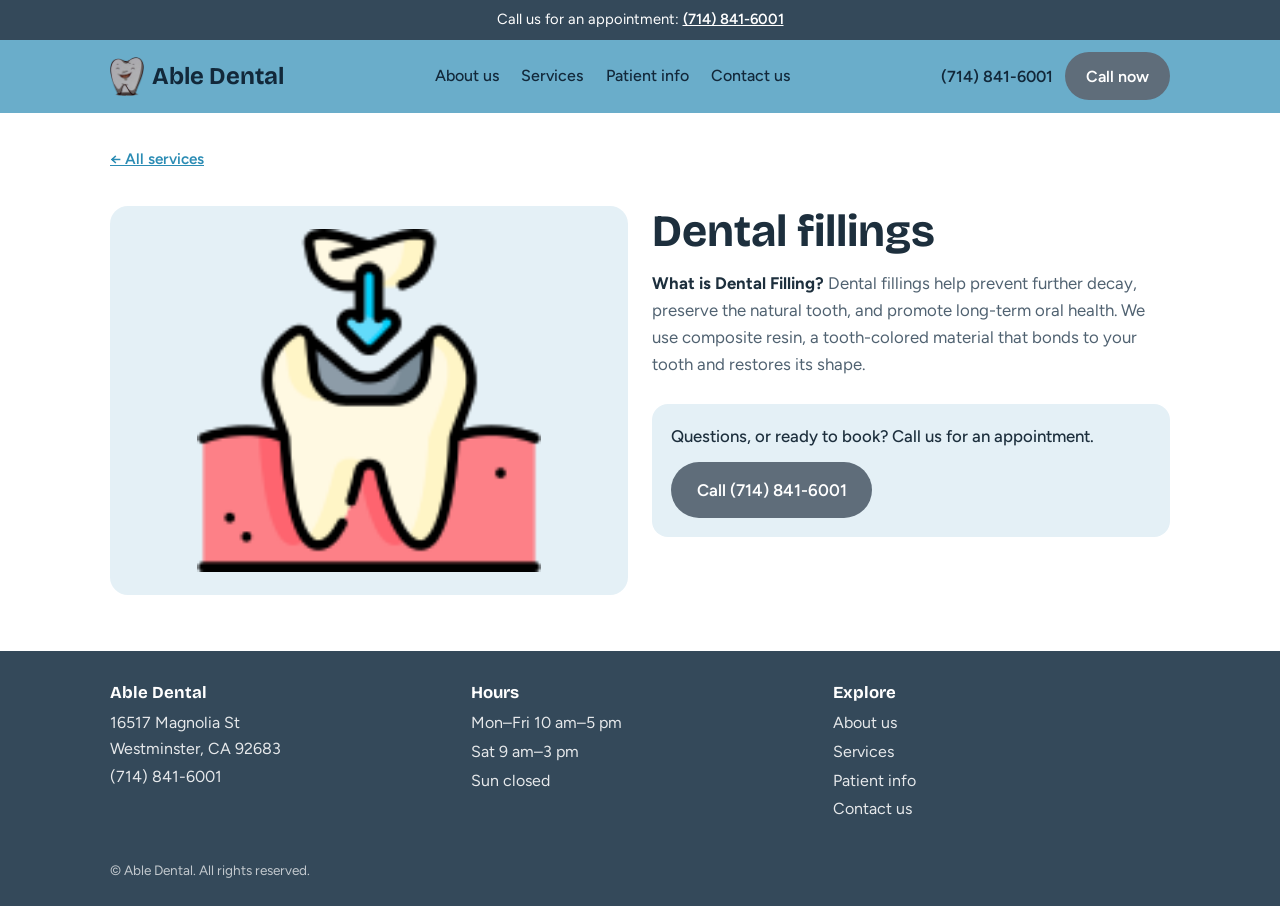
<file: services/fillings.html>
<!DOCTYPE html>
<html lang="en">
<head>
<meta charset="utf-8">
<meta name="viewport" content="width=device-width, initial-scale=1, viewport-fit=cover">
<title>Dental fillings | Able Dental</title>
<meta name="description" content="Dental fillings at Able Dental in Westminster, CA. Call (714) 841-6001.">
<link rel="icon" href="../images/logo-tooth.png">
<link rel="stylesheet" href="https://fonts.googleapis.com/css2?family=Bricolage+Grotesque:wght@600;700&family=Figtree:wght@400;500;600&display=swap">
<link rel="stylesheet" href="../css/style.css">
</head>
<body>
<div class="bar">Call us for an appointment: <a href="tel:+17148416001">(714) 841-6001</a></div>
<header>
  <div class="wrap">
    <div class="top">
      <a class="logo" href="../index.html"><img class="logo-img" src="../images/logo-tooth.png" alt=""><span>Able Dental</span></a>
      <nav aria-label="Main">
        <a href="../index.html#about">About us</a>
        <a href="../services.html">Services</a>
        <a href="../patient-info.html">Patient info</a>
        <a href="../index.html#contact">Contact us</a>
      </nav>
      <div class="hdr-cta"><a class="tel" href="tel:+17148416001">(714) 841-6001</a><a class="btn" href="tel:+17148416001">Call now</a></div>
    </div>
  </div>
</header>
<main>
  <div class="wrap">
    <p class="crumb"><a href="../services.html">&larr; All services</a></p>
    <div class="svc">
      <img class="photo icon" src="../images/services/fillings.png" alt="Dental fillings">
      <div>
        <h1>Dental fillings</h1>
        <p><strong>What is Dental Filling?</strong> Dental fillings help prevent further decay, preserve the natural tooth, and promote long-term oral health. We use composite resin, a tooth-colored material that bonds to your tooth and restores its shape.</p>
        <div class="callbox"><p>Questions, or ready to book? Call us for an appointment.</p><a class="btn lg" href="tel:+17148416001">Call (714) 841-6001</a></div>
      </div>
    </div>
  </div>
</main>
<footer>
  <div class="wrap">
    <div class="fcols">
      <div><h3>Able Dental</h3><address><p>16517 Magnolia St<br>Westminster, CA 92683</p></address><p><a href="tel:+17148416001">(714) 841-6001</a></p></div>
      <div><h3>Hours</h3><p>Mon–Fri 10 am–5 pm</p><p>Sat 9 am–3 pm</p><p>Sun closed</p></div>
      <div><h3>Explore</h3><ul><li><a href="../index.html#about">About us</a></li><li><a href="../services.html">Services</a></li><li><a href="../patient-info.html">Patient info</a></li><li><a href="../index.html#contact">Contact us</a></li></ul></div>
    </div>
    <p class="copy">© Able Dental. All rights reserved.</p>
  </div>
</footer>
<script src="../js/call.js"></script>
</body>
</html>
</file>
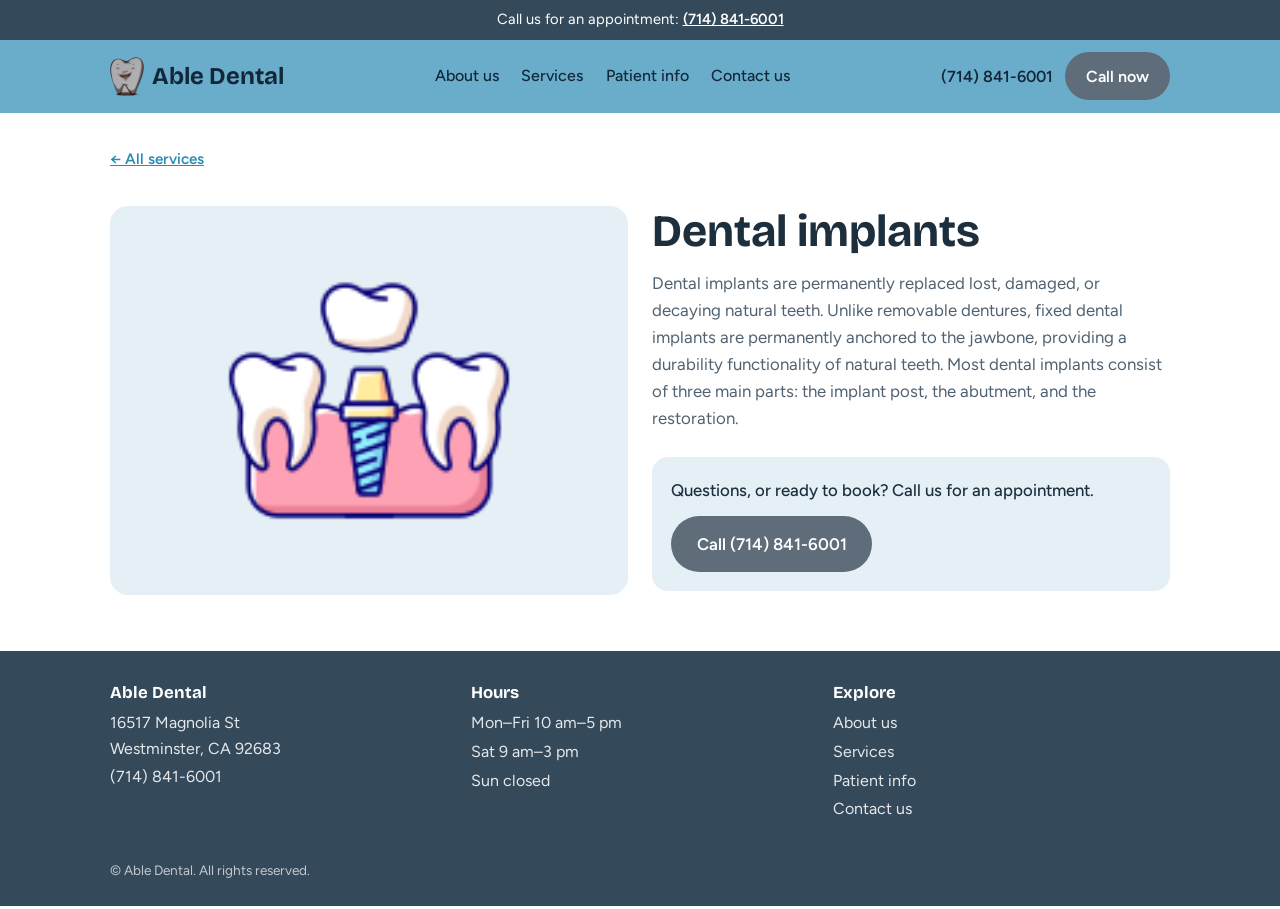
<file: services/implants.html>
<!DOCTYPE html>
<html lang="en">
<head>
<meta charset="utf-8">
<meta name="viewport" content="width=device-width, initial-scale=1, viewport-fit=cover">
<title>Dental implants | Able Dental</title>
<meta name="description" content="Dental implants at Able Dental in Westminster, CA. Call (714) 841-6001.">
<link rel="icon" href="../images/logo-tooth.png">
<link rel="stylesheet" href="https://fonts.googleapis.com/css2?family=Bricolage+Grotesque:wght@600;700&family=Figtree:wght@400;500;600&display=swap">
<link rel="stylesheet" href="../css/style.css">
</head>
<body>
<div class="bar">Call us for an appointment: <a href="tel:+17148416001">(714) 841-6001</a></div>
<header>
  <div class="wrap">
    <div class="top">
      <a class="logo" href="../index.html"><img class="logo-img" src="../images/logo-tooth.png" alt=""><span>Able Dental</span></a>
      <nav aria-label="Main">
        <a href="../index.html#about">About us</a>
        <a href="../services.html">Services</a>
        <a href="../patient-info.html">Patient info</a>
        <a href="../index.html#contact">Contact us</a>
      </nav>
      <div class="hdr-cta"><a class="tel" href="tel:+17148416001">(714) 841-6001</a><a class="btn" href="tel:+17148416001">Call now</a></div>
    </div>
  </div>
</header>
<main>
  <div class="wrap">
    <p class="crumb"><a href="../services.html">&larr; All services</a></p>
    <div class="svc">
      <img class="photo icon" src="../images/services/implants.png" alt="Dental implants">
      <div>
        <h1>Dental implants</h1>
        <p>Dental implants are permanently replaced lost, damaged, or decaying natural teeth. Unlike removable dentures, fixed dental implants are permanently anchored to the jawbone, providing a durability functionality of natural teeth. Most dental implants consist of three main parts: the implant post, the abutment, and the restoration.</p>
        <div class="callbox"><p>Questions, or ready to book? Call us for an appointment.</p><a class="btn lg" href="tel:+17148416001">Call (714) 841-6001</a></div>
      </div>
    </div>
  </div>
</main>
<footer>
  <div class="wrap">
    <div class="fcols">
      <div><h3>Able Dental</h3><address><p>16517 Magnolia St<br>Westminster, CA 92683</p></address><p><a href="tel:+17148416001">(714) 841-6001</a></p></div>
      <div><h3>Hours</h3><p>Mon–Fri 10 am–5 pm</p><p>Sat 9 am–3 pm</p><p>Sun closed</p></div>
      <div><h3>Explore</h3><ul><li><a href="../index.html#about">About us</a></li><li><a href="../services.html">Services</a></li><li><a href="../patient-info.html">Patient info</a></li><li><a href="../index.html#contact">Contact us</a></li></ul></div>
    </div>
    <p class="copy">© Able Dental. All rights reserved.</p>
  </div>
</footer>
<script src="../js/call.js"></script>
</body>
</html>
</file>
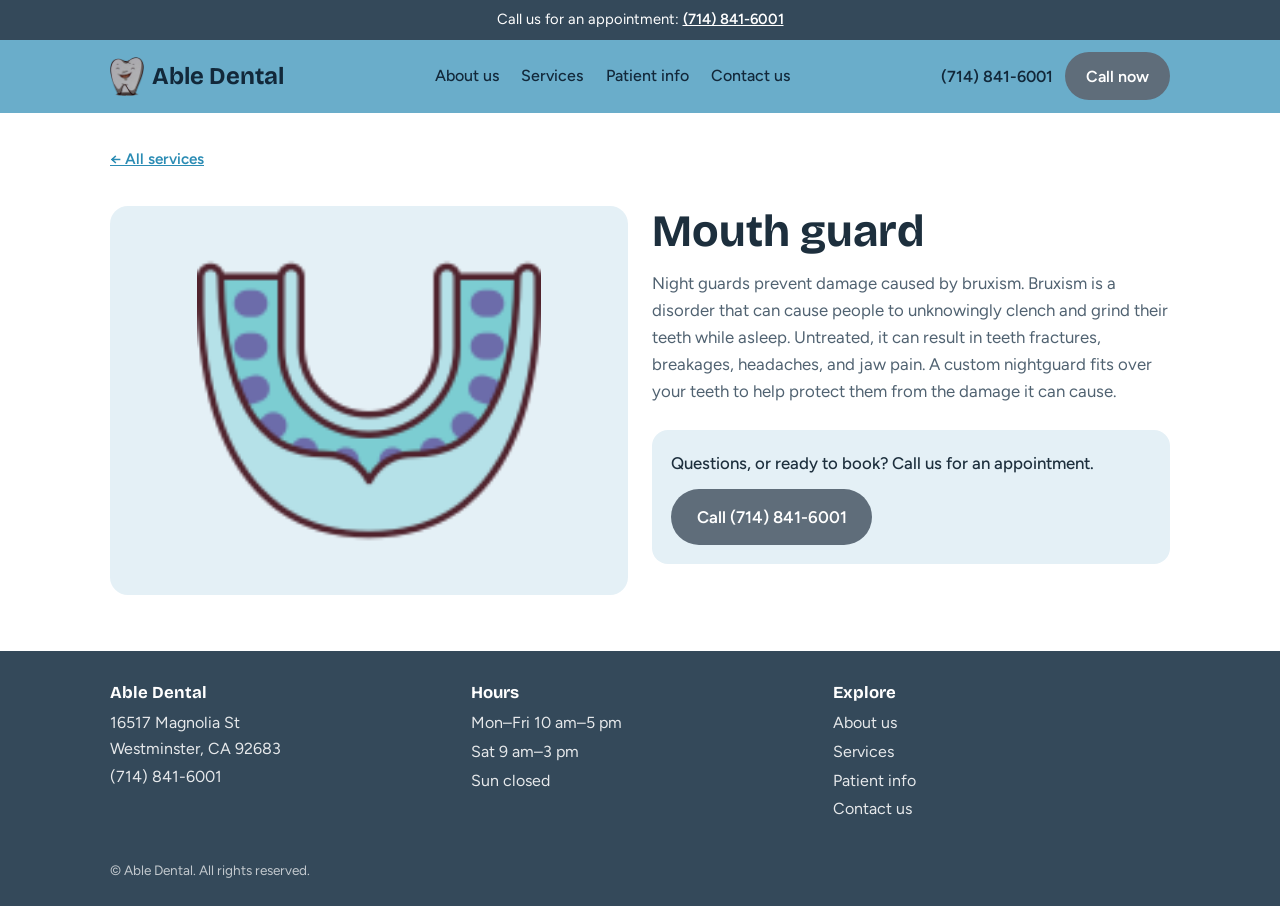
<file: services/mouth-guard.html>
<!DOCTYPE html>
<html lang="en">
<head>
<meta charset="utf-8">
<meta name="viewport" content="width=device-width, initial-scale=1, viewport-fit=cover">
<title>Mouth guard | Able Dental</title>
<meta name="description" content="Mouth guard at Able Dental in Westminster, CA. Call (714) 841-6001.">
<link rel="icon" href="../images/logo-tooth.png">
<link rel="stylesheet" href="https://fonts.googleapis.com/css2?family=Bricolage+Grotesque:wght@600;700&family=Figtree:wght@400;500;600&display=swap">
<link rel="stylesheet" href="../css/style.css">
</head>
<body>
<div class="bar">Call us for an appointment: <a href="tel:+17148416001">(714) 841-6001</a></div>
<header>
  <div class="wrap">
    <div class="top">
      <a class="logo" href="../index.html"><img class="logo-img" src="../images/logo-tooth.png" alt=""><span>Able Dental</span></a>
      <nav aria-label="Main">
        <a href="../index.html#about">About us</a>
        <a href="../services.html">Services</a>
        <a href="../patient-info.html">Patient info</a>
        <a href="../index.html#contact">Contact us</a>
      </nav>
      <div class="hdr-cta"><a class="tel" href="tel:+17148416001">(714) 841-6001</a><a class="btn" href="tel:+17148416001">Call now</a></div>
    </div>
  </div>
</header>
<main>
  <div class="wrap">
    <p class="crumb"><a href="../services.html">&larr; All services</a></p>
    <div class="svc">
      <img class="photo icon" src="../images/services/mouth-guard.png" alt="Mouth guard">
      <div>
        <h1>Mouth guard</h1>
        <p>Night guards prevent damage caused by bruxism. Bruxism is a disorder that can cause people to unknowingly clench and grind their teeth while asleep. Untreated, it can result in teeth fractures, breakages, headaches, and jaw pain. A custom nightguard fits over your teeth to help protect them from the damage it can cause.</p>
        <div class="callbox"><p>Questions, or ready to book? Call us for an appointment.</p><a class="btn lg" href="tel:+17148416001">Call (714) 841-6001</a></div>
      </div>
    </div>
  </div>
</main>
<footer>
  <div class="wrap">
    <div class="fcols">
      <div><h3>Able Dental</h3><address><p>16517 Magnolia St<br>Westminster, CA 92683</p></address><p><a href="tel:+17148416001">(714) 841-6001</a></p></div>
      <div><h3>Hours</h3><p>Mon–Fri 10 am–5 pm</p><p>Sat 9 am–3 pm</p><p>Sun closed</p></div>
      <div><h3>Explore</h3><ul><li><a href="../index.html#about">About us</a></li><li><a href="../services.html">Services</a></li><li><a href="../patient-info.html">Patient info</a></li><li><a href="../index.html#contact">Contact us</a></li></ul></div>
    </div>
    <p class="copy">© Able Dental. All rights reserved.</p>
  </div>
</footer>
<script src="../js/call.js"></script>
</body>
</html>
</file>
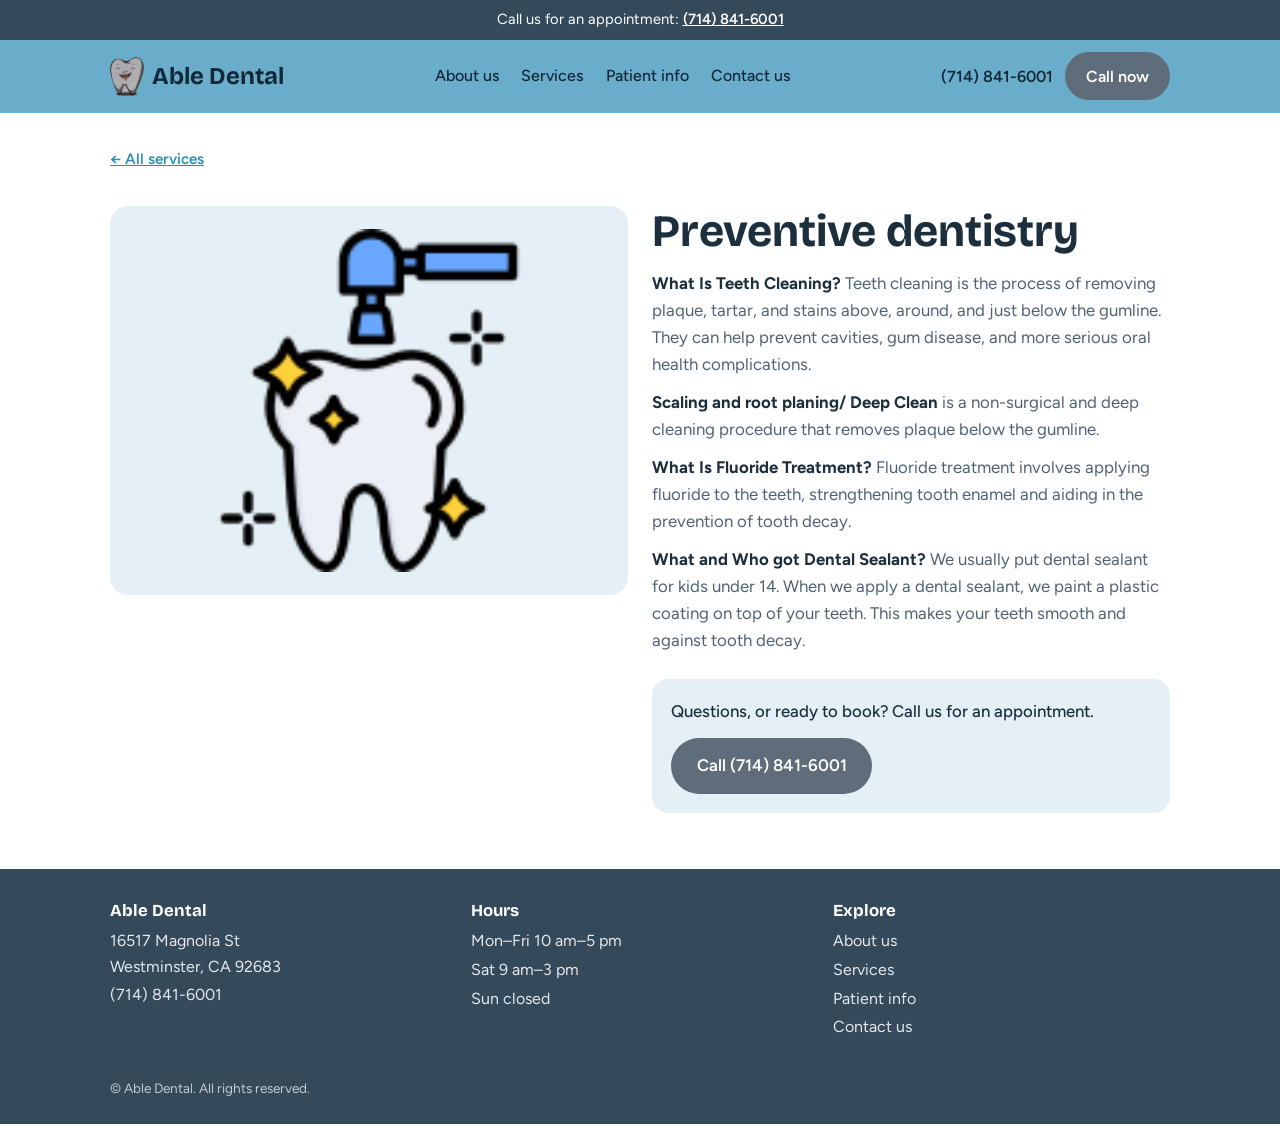
<file: services/preventive.html>
<!DOCTYPE html>
<html lang="en">
<head>
<meta charset="utf-8">
<meta name="viewport" content="width=device-width, initial-scale=1, viewport-fit=cover">
<title>Preventive dentistry | Able Dental</title>
<meta name="description" content="Preventive dentistry at Able Dental in Westminster, CA. Call (714) 841-6001.">
<link rel="icon" href="../images/logo-tooth.png">
<link rel="stylesheet" href="https://fonts.googleapis.com/css2?family=Bricolage+Grotesque:wght@600;700&family=Figtree:wght@400;500;600&display=swap">
<link rel="stylesheet" href="../css/style.css">
</head>
<body>
<div class="bar">Call us for an appointment: <a href="tel:+17148416001">(714) 841-6001</a></div>
<header>
  <div class="wrap">
    <div class="top">
      <a class="logo" href="../index.html"><img class="logo-img" src="../images/logo-tooth.png" alt=""><span>Able Dental</span></a>
      <nav aria-label="Main">
        <a href="../index.html#about">About us</a>
        <a href="../services.html">Services</a>
        <a href="../patient-info.html">Patient info</a>
        <a href="../index.html#contact">Contact us</a>
      </nav>
      <div class="hdr-cta"><a class="tel" href="tel:+17148416001">(714) 841-6001</a><a class="btn" href="tel:+17148416001">Call now</a></div>
    </div>
  </div>
</header>
<main>
  <div class="wrap">
    <p class="crumb"><a href="../services.html">&larr; All services</a></p>
    <div class="svc">
      <img class="photo icon" src="../images/services/preventive.png" alt="Preventive dentistry">
      <div>
        <h1>Preventive dentistry</h1>
        <p><strong>What Is Teeth Cleaning?</strong> Teeth cleaning is the process of removing plaque, tartar, and stains above, around, and just below the gumline. They can help prevent cavities, gum disease, and more serious oral health complications.</p>
        <p><strong>Scaling and root planing/ Deep Clean</strong> is a non-surgical and deep cleaning procedure that removes plaque below the gumline.</p>
        <p><strong>What Is Fluoride Treatment?</strong> Fluoride treatment involves applying fluoride to the teeth, strengthening tooth enamel and aiding in the prevention of tooth decay.</p>
        <p><strong>What and Who got Dental Sealant?</strong> We usually put dental sealant for kids under 14. When we apply a dental sealant, we paint a plastic coating on top of your teeth. This makes your teeth smooth and against tooth decay.</p>
        <div class="callbox"><p>Questions, or ready to book? Call us for an appointment.</p><a class="btn lg" href="tel:+17148416001">Call (714) 841-6001</a></div>
      </div>
    </div>
  </div>
</main>
<footer>
  <div class="wrap">
    <div class="fcols">
      <div><h3>Able Dental</h3><address><p>16517 Magnolia St<br>Westminster, CA 92683</p></address><p><a href="tel:+17148416001">(714) 841-6001</a></p></div>
      <div><h3>Hours</h3><p>Mon–Fri 10 am–5 pm</p><p>Sat 9 am–3 pm</p><p>Sun closed</p></div>
      <div><h3>Explore</h3><ul><li><a href="../index.html#about">About us</a></li><li><a href="../services.html">Services</a></li><li><a href="../patient-info.html">Patient info</a></li><li><a href="../index.html#contact">Contact us</a></li></ul></div>
    </div>
    <p class="copy">© Able Dental. All rights reserved.</p>
  </div>
</footer>
<script src="../js/call.js"></script>
</body>
</html>
</file>
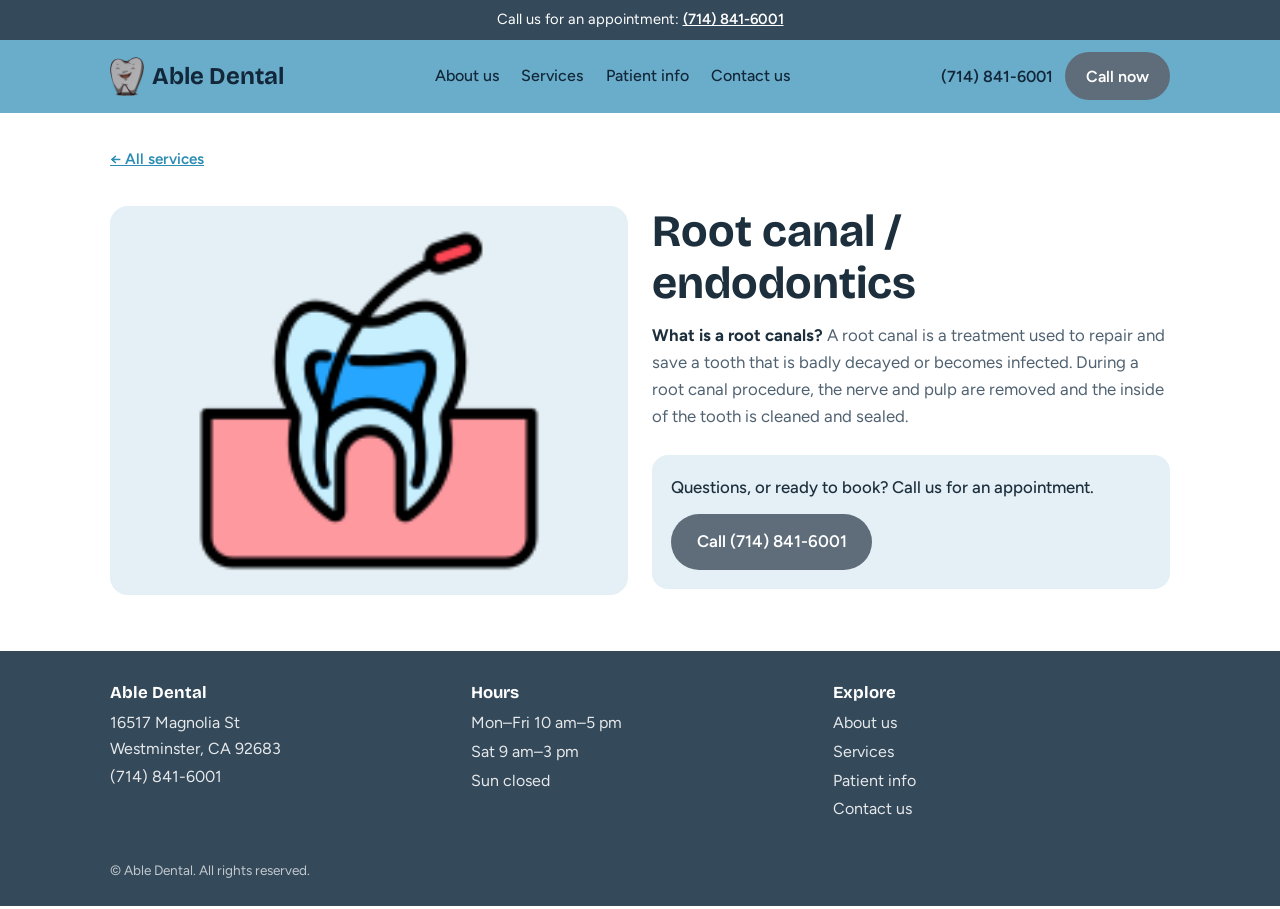
<file: services/root-canal.html>
<!DOCTYPE html>
<html lang="en">
<head>
<meta charset="utf-8">
<meta name="viewport" content="width=device-width, initial-scale=1, viewport-fit=cover">
<title>Root canal / endodontics | Able Dental</title>
<meta name="description" content="Root canal / endodontics at Able Dental in Westminster, CA. Call (714) 841-6001.">
<link rel="icon" href="../images/logo-tooth.png">
<link rel="stylesheet" href="https://fonts.googleapis.com/css2?family=Bricolage+Grotesque:wght@600;700&family=Figtree:wght@400;500;600&display=swap">
<link rel="stylesheet" href="../css/style.css">
</head>
<body>
<div class="bar">Call us for an appointment: <a href="tel:+17148416001">(714) 841-6001</a></div>
<header>
  <div class="wrap">
    <div class="top">
      <a class="logo" href="../index.html"><img class="logo-img" src="../images/logo-tooth.png" alt=""><span>Able Dental</span></a>
      <nav aria-label="Main">
        <a href="../index.html#about">About us</a>
        <a href="../services.html">Services</a>
        <a href="../patient-info.html">Patient info</a>
        <a href="../index.html#contact">Contact us</a>
      </nav>
      <div class="hdr-cta"><a class="tel" href="tel:+17148416001">(714) 841-6001</a><a class="btn" href="tel:+17148416001">Call now</a></div>
    </div>
  </div>
</header>
<main>
  <div class="wrap">
    <p class="crumb"><a href="../services.html">&larr; All services</a></p>
    <div class="svc">
      <img class="photo icon" src="../images/services/root-canal.png" alt="Root canal / endodontics">
      <div>
        <h1>Root canal / endodontics</h1>
        <p><strong>What is a root canals?</strong> A root canal is a treatment used to repair and save a tooth that is badly decayed or becomes infected. During a root canal procedure, the nerve and pulp are removed and the inside of the tooth is cleaned and sealed.</p>
        <div class="callbox"><p>Questions, or ready to book? Call us for an appointment.</p><a class="btn lg" href="tel:+17148416001">Call (714) 841-6001</a></div>
      </div>
    </div>
  </div>
</main>
<footer>
  <div class="wrap">
    <div class="fcols">
      <div><h3>Able Dental</h3><address><p>16517 Magnolia St<br>Westminster, CA 92683</p></address><p><a href="tel:+17148416001">(714) 841-6001</a></p></div>
      <div><h3>Hours</h3><p>Mon–Fri 10 am–5 pm</p><p>Sat 9 am–3 pm</p><p>Sun closed</p></div>
      <div><h3>Explore</h3><ul><li><a href="../index.html#about">About us</a></li><li><a href="../services.html">Services</a></li><li><a href="../patient-info.html">Patient info</a></li><li><a href="../index.html#contact">Contact us</a></li></ul></div>
    </div>
    <p class="copy">© Able Dental. All rights reserved.</p>
  </div>
</footer>
<script src="../js/call.js"></script>
</body>
</html>
</file>
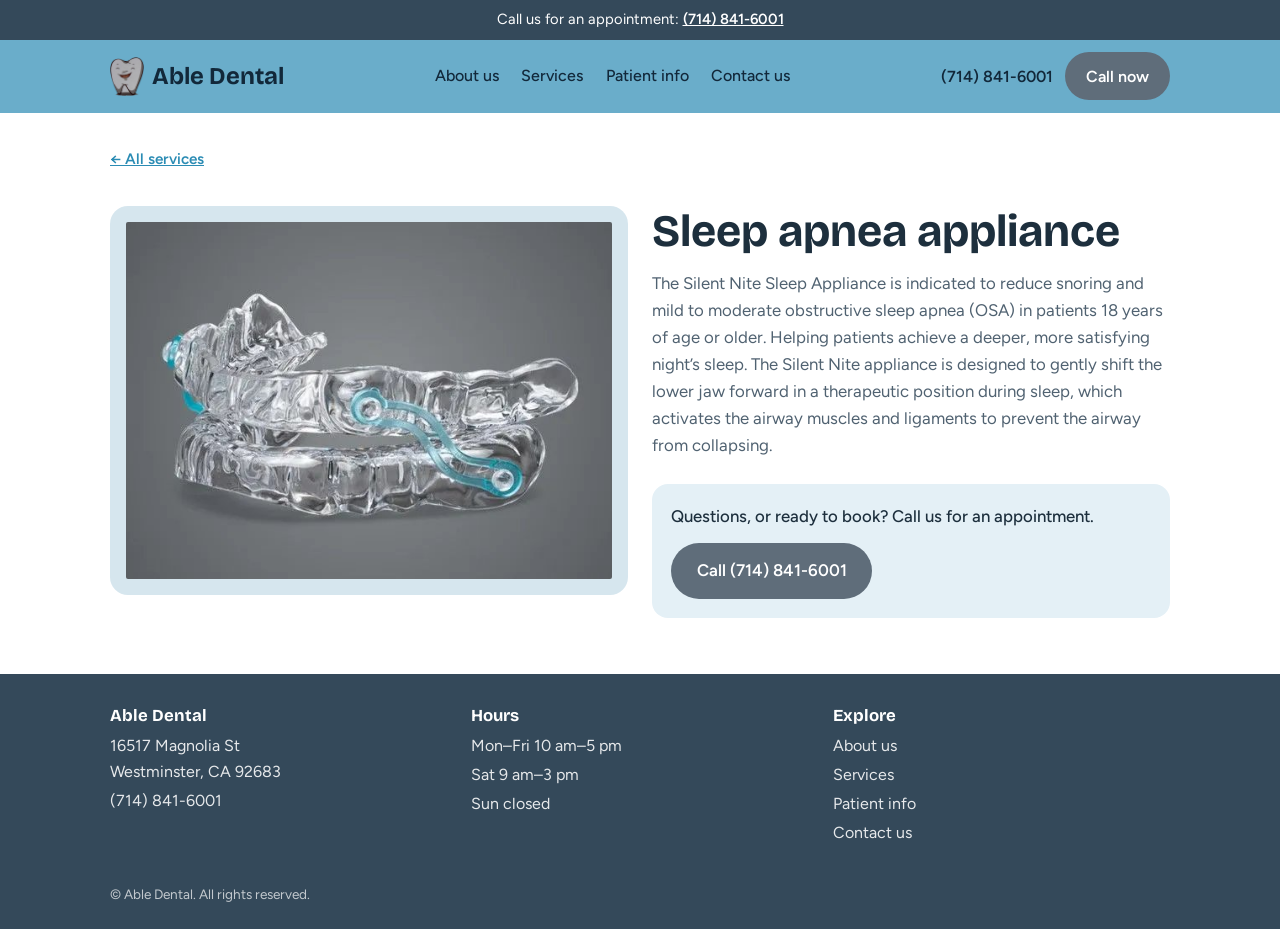
<file: services/sleep-apnea.html>
<!DOCTYPE html>
<html lang="en">
<head>
<meta charset="utf-8">
<meta name="viewport" content="width=device-width, initial-scale=1, viewport-fit=cover">
<title>Sleep apnea appliance | Able Dental</title>
<meta name="description" content="Sleep apnea appliance at Able Dental in Westminster, CA. Call (714) 841-6001.">
<link rel="icon" href="../images/logo-tooth.png">
<link rel="stylesheet" href="https://fonts.googleapis.com/css2?family=Bricolage+Grotesque:wght@600;700&family=Figtree:wght@400;500;600&display=swap">
<link rel="stylesheet" href="../css/style.css">
</head>
<body>
<div class="bar">Call us for an appointment: <a href="tel:+17148416001">(714) 841-6001</a></div>
<header>
  <div class="wrap">
    <div class="top">
      <a class="logo" href="../index.html"><img class="logo-img" src="../images/logo-tooth.png" alt=""><span>Able Dental</span></a>
      <nav aria-label="Main">
        <a href="../index.html#about">About us</a>
        <a href="../services.html">Services</a>
        <a href="../patient-info.html">Patient info</a>
        <a href="../index.html#contact">Contact us</a>
      </nav>
      <div class="hdr-cta"><a class="tel" href="tel:+17148416001">(714) 841-6001</a><a class="btn" href="tel:+17148416001">Call now</a></div>
    </div>
  </div>
</header>
<main>
  <div class="wrap">
    <p class="crumb"><a href="../services.html">&larr; All services</a></p>
    <div class="svc">
      <img class="photo" src="../images/services/sleep-apnea.jpg" alt="Sleep apnea appliance">
      <div>
        <h1>Sleep apnea appliance</h1>
        <p>The Silent Nite Sleep Appliance is indicated to reduce snoring and mild to moderate obstructive sleep apnea (OSA) in patients 18 years of age or older. Helping patients achieve a deeper, more satisfying night’s sleep. The Silent Nite appliance is designed to gently shift the lower jaw forward in a therapeutic position during sleep, which activates the airway muscles and ligaments to prevent the airway from collapsing.</p>
        <div class="callbox"><p>Questions, or ready to book? Call us for an appointment.</p><a class="btn lg" href="tel:+17148416001">Call (714) 841-6001</a></div>
      </div>
    </div>
  </div>
</main>
<footer>
  <div class="wrap">
    <div class="fcols">
      <div><h3>Able Dental</h3><address><p>16517 Magnolia St<br>Westminster, CA 92683</p></address><p><a href="tel:+17148416001">(714) 841-6001</a></p></div>
      <div><h3>Hours</h3><p>Mon–Fri 10 am–5 pm</p><p>Sat 9 am–3 pm</p><p>Sun closed</p></div>
      <div><h3>Explore</h3><ul><li><a href="../index.html#about">About us</a></li><li><a href="../services.html">Services</a></li><li><a href="../patient-info.html">Patient info</a></li><li><a href="../index.html#contact">Contact us</a></li></ul></div>
    </div>
    <p class="copy">© Able Dental. All rights reserved.</p>
  </div>
</footer>
<script src="../js/call.js"></script>
</body>
</html>
</file>
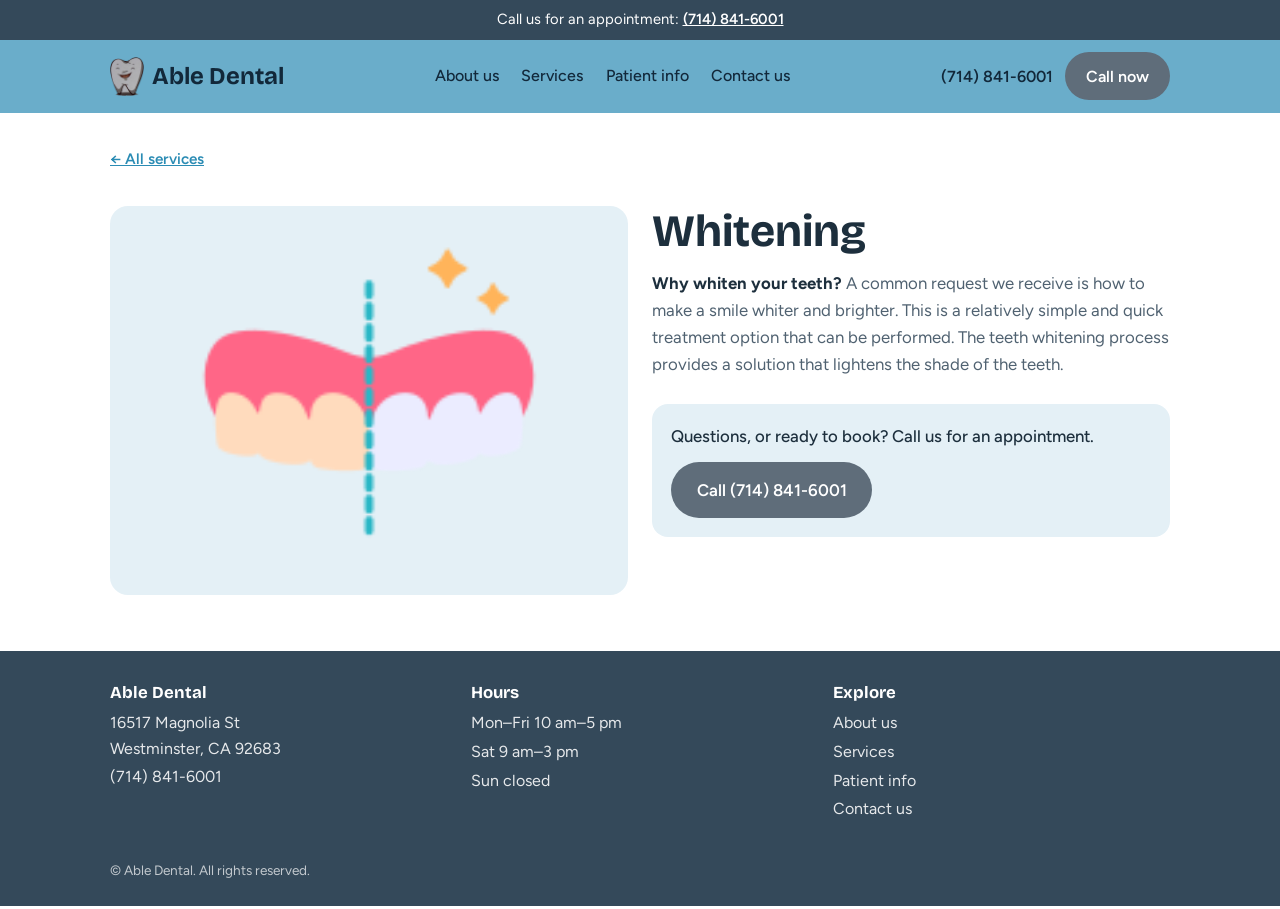
<file: services/whitening.html>
<!DOCTYPE html>
<html lang="en">
<head>
<meta charset="utf-8">
<meta name="viewport" content="width=device-width, initial-scale=1, viewport-fit=cover">
<title>Whitening | Able Dental</title>
<meta name="description" content="Whitening at Able Dental in Westminster, CA. Call (714) 841-6001.">
<link rel="icon" href="../images/logo-tooth.png">
<link rel="stylesheet" href="https://fonts.googleapis.com/css2?family=Bricolage+Grotesque:wght@600;700&family=Figtree:wght@400;500;600&display=swap">
<link rel="stylesheet" href="../css/style.css">
</head>
<body>
<div class="bar">Call us for an appointment: <a href="tel:+17148416001">(714) 841-6001</a></div>
<header>
  <div class="wrap">
    <div class="top">
      <a class="logo" href="../index.html"><img class="logo-img" src="../images/logo-tooth.png" alt=""><span>Able Dental</span></a>
      <nav aria-label="Main">
        <a href="../index.html#about">About us</a>
        <a href="../services.html">Services</a>
        <a href="../patient-info.html">Patient info</a>
        <a href="../index.html#contact">Contact us</a>
      </nav>
      <div class="hdr-cta"><a class="tel" href="tel:+17148416001">(714) 841-6001</a><a class="btn" href="tel:+17148416001">Call now</a></div>
    </div>
  </div>
</header>
<main>
  <div class="wrap">
    <p class="crumb"><a href="../services.html">&larr; All services</a></p>
    <div class="svc">
      <img class="photo icon" src="../images/services/whitening.png" alt="Whitening">
      <div>
        <h1>Whitening</h1>
        <p><strong>Why whiten your teeth?</strong> A common request we receive is how to make a smile whiter and brighter. This is a relatively simple and quick treatment option that can be performed. The teeth whitening process provides a solution that lightens the shade of the teeth.</p>
        <div class="callbox"><p>Questions, or ready to book? Call us for an appointment.</p><a class="btn lg" href="tel:+17148416001">Call (714) 841-6001</a></div>
      </div>
    </div>
  </div>
</main>
<footer>
  <div class="wrap">
    <div class="fcols">
      <div><h3>Able Dental</h3><address><p>16517 Magnolia St<br>Westminster, CA 92683</p></address><p><a href="tel:+17148416001">(714) 841-6001</a></p></div>
      <div><h3>Hours</h3><p>Mon–Fri 10 am–5 pm</p><p>Sat 9 am–3 pm</p><p>Sun closed</p></div>
      <div><h3>Explore</h3><ul><li><a href="../index.html#about">About us</a></li><li><a href="../services.html">Services</a></li><li><a href="../patient-info.html">Patient info</a></li><li><a href="../index.html#contact">Contact us</a></li></ul></div>
    </div>
    <p class="copy">© Able Dental. All rights reserved.</p>
  </div>
</footer>
<script src="../js/call.js"></script>
</body>
</html>
</file>
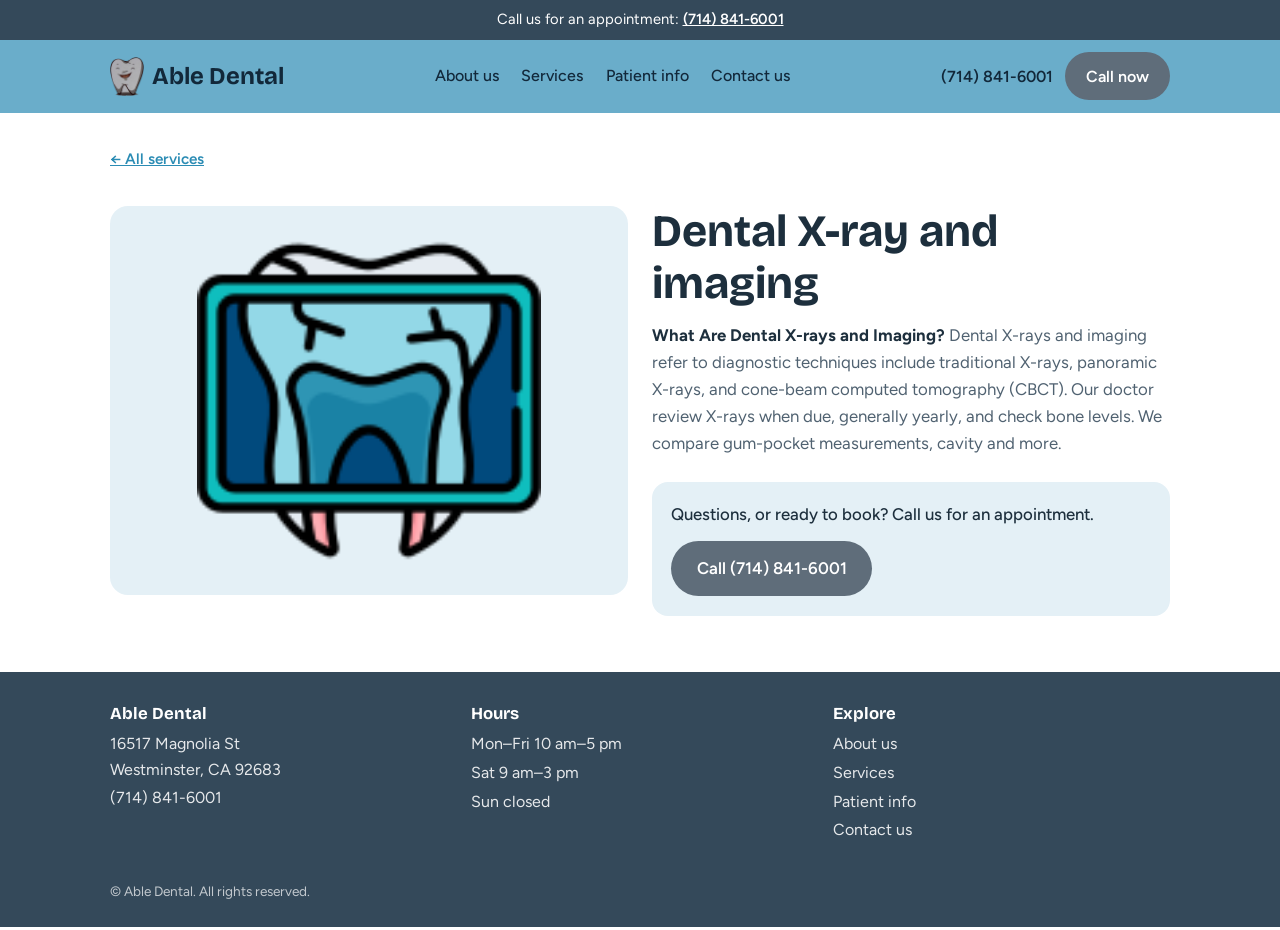
<file: services/xray.html>
<!DOCTYPE html>
<html lang="en">
<head>
<meta charset="utf-8">
<meta name="viewport" content="width=device-width, initial-scale=1, viewport-fit=cover">
<title>Dental X-ray and imaging | Able Dental</title>
<meta name="description" content="Dental X-ray and imaging at Able Dental in Westminster, CA. Call (714) 841-6001.">
<link rel="icon" href="../images/logo-tooth.png">
<link rel="stylesheet" href="https://fonts.googleapis.com/css2?family=Bricolage+Grotesque:wght@600;700&family=Figtree:wght@400;500;600&display=swap">
<link rel="stylesheet" href="../css/style.css">
</head>
<body>
<div class="bar">Call us for an appointment: <a href="tel:+17148416001">(714) 841-6001</a></div>
<header>
  <div class="wrap">
    <div class="top">
      <a class="logo" href="../index.html"><img class="logo-img" src="../images/logo-tooth.png" alt=""><span>Able Dental</span></a>
      <nav aria-label="Main">
        <a href="../index.html#about">About us</a>
        <a href="../services.html">Services</a>
        <a href="../patient-info.html">Patient info</a>
        <a href="../index.html#contact">Contact us</a>
      </nav>
      <div class="hdr-cta"><a class="tel" href="tel:+17148416001">(714) 841-6001</a><a class="btn" href="tel:+17148416001">Call now</a></div>
    </div>
  </div>
</header>
<main>
  <div class="wrap">
    <p class="crumb"><a href="../services.html">&larr; All services</a></p>
    <div class="svc">
      <img class="photo icon" src="../images/services/xray.png" alt="Dental X-ray and imaging">
      <div>
        <h1>Dental X-ray and imaging</h1>
        <p><strong>What Are Dental X-rays and Imaging?</strong> Dental X-rays and imaging refer to diagnostic techniques include traditional X-rays, panoramic X-rays, and cone-beam computed tomography (CBCT). Our doctor review X-rays when due, generally yearly, and check bone levels. We compare gum-pocket measurements, cavity and more.</p>
        <div class="callbox"><p>Questions, or ready to book? Call us for an appointment.</p><a class="btn lg" href="tel:+17148416001">Call (714) 841-6001</a></div>
      </div>
    </div>
  </div>
</main>
<footer>
  <div class="wrap">
    <div class="fcols">
      <div><h3>Able Dental</h3><address><p>16517 Magnolia St<br>Westminster, CA 92683</p></address><p><a href="tel:+17148416001">(714) 841-6001</a></p></div>
      <div><h3>Hours</h3><p>Mon–Fri 10 am–5 pm</p><p>Sat 9 am–3 pm</p><p>Sun closed</p></div>
      <div><h3>Explore</h3><ul><li><a href="../index.html#about">About us</a></li><li><a href="../services.html">Services</a></li><li><a href="../patient-info.html">Patient info</a></li><li><a href="../index.html#contact">Contact us</a></li></ul></div>
    </div>
    <p class="copy">© Able Dental. All rights reserved.</p>
  </div>
</footer>
<script src="../js/call.js"></script>
</body>
</html>
</file>
<file: css/style.css>
:root{
  color-scheme:light;
  --bg:#ffffff;--surface:#fff;--ink:#1d2f3d;--muted:#506271;--brand:#2b8cb4;--brand-ink:#fff;
  --hdr:#6aadca;--hdr-ink:#12283a;--btn:#5f6d7a;--btn-ink:#fff;
  --tint:#e4f0f6;--band:#76c5da;--band-ink:#fff;--line:#d5e6ee;--ph:#d6e6ee;--bar:#34495a;--bar-ink:#fff;
  box-sizing:border-box;padding-top:env(safe-area-inset-top,0px);padding-bottom:env(safe-area-inset-bottom,0px);
}
html{scroll-padding-top:5rem;scroll-behavior:smooth}
*,*::before,*::after{box-sizing:border-box}
body{margin:0;background:var(--bg);color:var(--ink);font:400 1rem/1.6 Figtree,system-ui,-apple-system,"Segoe UI",sans-serif}
h1,h2,h3{font-family:"Bricolage Grotesque",Figtree,system-ui,sans-serif;line-height:1.15;margin:0}
a{color:inherit}
:focus-visible{outline:3px solid var(--brand);outline-offset:3px;border-radius:4px}
.wrap{max-width:1100px;margin:0 auto;padding:0 1.25rem}
.center{text-align:center}
.bar{background:var(--bar);color:var(--bar-ink);text-align:center;font-size:.92rem;padding:.5rem 1rem}
.bar a{font-weight:600}
header{background:var(--hdr);color:var(--hdr-ink);position:sticky;top:0;z-index:20}
.top{display:flex;flex-wrap:wrap;align-items:center;justify-content:space-between;gap:.5rem 1rem;padding:.8rem 0}
.logo{font:700 1.5rem "Bricolage Grotesque",Figtree,sans-serif;text-decoration:none;color:var(--hdr-ink)}
nav{display:flex;flex-wrap:wrap;gap:.1rem 1.4rem;order:3;width:100%}
nav a{text-decoration:none;font-weight:500;padding:.3rem 0;border-bottom:2px solid transparent}
nav a:hover{border-color:var(--hdr-ink)}
.hdr-cta{display:flex;align-items:center;gap:.8rem}
.hdr-cta .tel{font-weight:600;text-decoration:none}
@media(min-width:820px){nav{order:0;width:auto}.top{flex-wrap:nowrap}}
.btn{display:inline-block;background:var(--btn);color:var(--btn-ink);font-weight:600;text-decoration:none;padding:.7rem 1.3rem;border-radius:999px}
.btn:hover{filter:brightness(1.08)}
.btn.lg{padding:.9rem 1.6rem;font-size:1.05rem}
.btn.ghost{background:transparent;color:var(--brand);border:2px solid var(--brand)}
.photo{display:grid;place-items:center;background:var(--ph);color:var(--muted);border-radius:18px;text-align:center;font-weight:500;padding:1rem}
.hero{display:grid;gap:1.5rem;padding:2rem 0;align-items:center}
.hero h1{font-size:clamp(2rem,7vw,3.4rem)}
.hero p{color:var(--muted);font-size:1.1rem;margin:.8rem 0 1.4rem;max-width:30rem}
.hero .photo{aspect-ratio:4/3}
@media(min-width:820px){.hero{grid-template-columns:1fr 1.1fr;padding:3rem 0}}
section{padding:2.2rem 0}
.band{background:var(--band)}
.band .sec-title{color:var(--band-ink)}
.sec-title{font-size:clamp(1.5rem,4.5vw,2.1rem);margin-bottom:1.3rem}
.staff{display:grid;gap:1.2rem;align-items:center}
.staff .photo{aspect-ratio:1;max-width:240px;width:100%}
.staff p{color:var(--muted);max-width:38rem}
@media(min-width:720px){.staff{grid-template-columns:260px 1fr}}
.visit{display:grid;gap:1rem}
@media(min-width:820px){.visit{grid-template-columns:1.2fr 1fr 1fr}}
.card{background:var(--surface);border:1px solid var(--line);border-radius:16px;padding:1.2rem}
.card h3{font-size:1.15rem;margin-bottom:.6rem}
.card p{margin:.3rem 0}
.card .mapbox{display:grid;place-items:center;background:var(--ph);border-radius:10px;min-height:150px;color:var(--muted);margin-bottom:.7rem}
.hrs{display:grid;grid-template-columns:auto 1fr;gap:.25rem .9rem;margin:0}
.hrs dt{font-weight:600}.hrs dd{margin:0;color:var(--muted)}
address{font-style:normal}
.grid{display:grid;grid-template-columns:repeat(2,1fr);gap:.8rem;list-style:none;margin:0;padding:0}
.grid li{background:var(--surface);border:1px solid var(--line);border-radius:14px;overflow:hidden;text-align:center;transition:transform .15s,border-color .15s}
.grid li:hover{transform:translateY(-3px);border-color:var(--brand)}
.grid a.tile{display:flex;flex-direction:column;height:100%;color:inherit;text-decoration:none}
.grid .sp{aspect-ratio:4/3;display:grid;place-items:center;background:var(--ph);color:var(--muted);font-size:.85rem;object-fit:cover;width:100%}
.grid h3{font-size:1rem;margin-top:.8rem;padding:0 .7rem}
.grid small{color:var(--muted);font-size:.8rem;line-height:1.35;padding:0 .7rem;margin-top:.3rem}
.grid a.tile>:last-child{margin-bottom:.9rem}
@media(min-width:640px){.grid{grid-template-columns:repeat(3,1fr)}}
@media(min-width:960px){.grid{grid-template-columns:repeat(4,1fr)}}
.cta{margin-top:1.6rem}
.crumb{padding:1.2rem 0 0;font-size:.95rem}
.crumb a{color:var(--brand);font-weight:600}
.svc{display:grid;gap:1.5rem;padding:1.2rem 0 2.5rem;align-items:start}
.svc .photo{aspect-ratio:4/3;width:100%}
.svc h1{font-size:clamp(1.8rem,6vw,2.8rem);margin-bottom:.8rem}
.svc p{color:var(--muted);font-size:1.05rem}
.svc h2{font-size:1.15rem;margin:1.3rem 0 .3rem}
.svc .callbox{margin-top:1.6rem;background:var(--tint);border-radius:16px;padding:1.2rem}
.svc .callbox p{margin:0 0 .8rem;color:var(--ink);font-weight:500}
@media(min-width:820px){.svc{grid-template-columns:1fr 1fr}}
footer{background:var(--bar);color:var(--bar-ink);margin-top:1rem}
.fcols{display:grid;gap:1.5rem;padding:2rem 0}
@media(min-width:720px){.fcols{grid-template-columns:repeat(3,1fr)}}
footer h3{font-size:1.05rem;margin-bottom:.5rem}
footer p,footer li{margin:.2rem 0;opacity:.88}
footer ul{list-style:none;margin:0;padding:0}
footer a{text-decoration:none}footer a:hover{text-decoration:underline}
.copy{opacity:.7;font-size:.85rem;padding:0 0 1.5rem}
.team{display:grid;gap:1.2rem}
.member{background:var(--surface);border:1px solid var(--line);border-radius:16px;padding:1.2rem;text-align:center}
.member .photo{aspect-ratio:1;max-width:220px;width:100%;margin:0 auto 1rem}
.member h3{font-size:1.25rem;margin-bottom:.4rem}
.member p{color:var(--muted);margin:0}
@media(min-width:720px){.team{grid-template-columns:1fr 1fr}}
.lead{color:var(--muted);font-size:1.05rem;margin:-.6rem 0 1.4rem}
.band .lead{color:var(--band-ink)}
.info{display:grid;gap:1rem}
@media(min-width:720px){.info{grid-template-columns:1fr 1fr}}
.callbox{margin-top:1.6rem;background:var(--tint);border-radius:16px;padding:1.2rem}
.callbox p{margin:0 0 .8rem;font-weight:500}
.pagehead{padding:2.6rem 0}
.pagehead h1{font-size:clamp(2rem,6vw,3rem);color:var(--band-ink)}
.pagehead p{color:var(--band-ink);margin:.6rem 0 0;max-width:36rem;font-size:1.05rem}
.callband{background:var(--btn);color:#fff;text-align:center;padding:2.4rem 0}
.callband h2{font-size:clamp(1.4rem,4.5vw,2rem);margin-bottom:1rem}
.callband .btn{background:#fff;color:var(--hdr-ink)}
.three{display:grid;gap:1rem}
@media(min-width:720px){.three{grid-template-columns:repeat(3,1fr)}}
.three p{color:var(--muted);margin:.3rem 0 0}
.cta .btn{margin:.3rem}
.hero p{font-size:1rem;margin:.7rem 0;max-width:36rem}
.hero .btn{margin-top:.8rem}
img.photo{object-fit:cover;height:auto}
.sp.icon,img.photo.icon{object-fit:contain;padding:1.4rem;background:var(--tint)}
.svc p strong{color:var(--ink)}
.svc p{margin:.7rem 0}
.goal{margin:2rem 0 0;color:var(--muted);font-size:1.05rem}
.logo{display:inline-flex;align-items:center;gap:.5rem}
.logo-img{height:2.4rem;width:auto;display:block}
iframe.mapbox{display:block;border:0;width:100%;height:240px;min-height:0;background:var(--ph)}
.maplink{display:flex;flex-direction:column;align-items:center;justify-content:center;gap:.3rem;text-align:center;text-decoration:none;min-height:150px;padding:1rem;background:var(--ph);border-radius:10px;color:var(--ink);margin-bottom:.6rem}
.maplink svg{color:var(--brand)}
.maplink strong{color:var(--brand)}
.maplink span{font-size:.9rem;color:var(--muted)}
.maplink:hover{filter:brightness(.97)}
.maplinks{font-size:.9rem;margin:.4rem 0 0}
.maplinks a{color:var(--brand);font-weight:600}
dialog.calldlg{border:0;border-radius:18px;padding:1.5rem;width:min(92vw,360px);background:var(--surface);color:var(--ink);box-shadow:0 20px 50px rgba(0,0,0,.3);text-align:center}
dialog.calldlg::backdrop{background:rgba(10,25,35,.55)}
.calldlg h2{font-size:1.35rem;margin-bottom:.6rem}
.calldlg p{margin:0 0 1.2rem;color:var(--muted)}
.calldlg strong{color:var(--ink);white-space:nowrap}
.calldlg-btns{display:flex;gap:.7rem;justify-content:center}
.calldlg-btns .btn{flex:1;text-align:center;font:inherit;font-weight:600;cursor:pointer}
.calldlg-btns button.btn{background:transparent}
</file>
